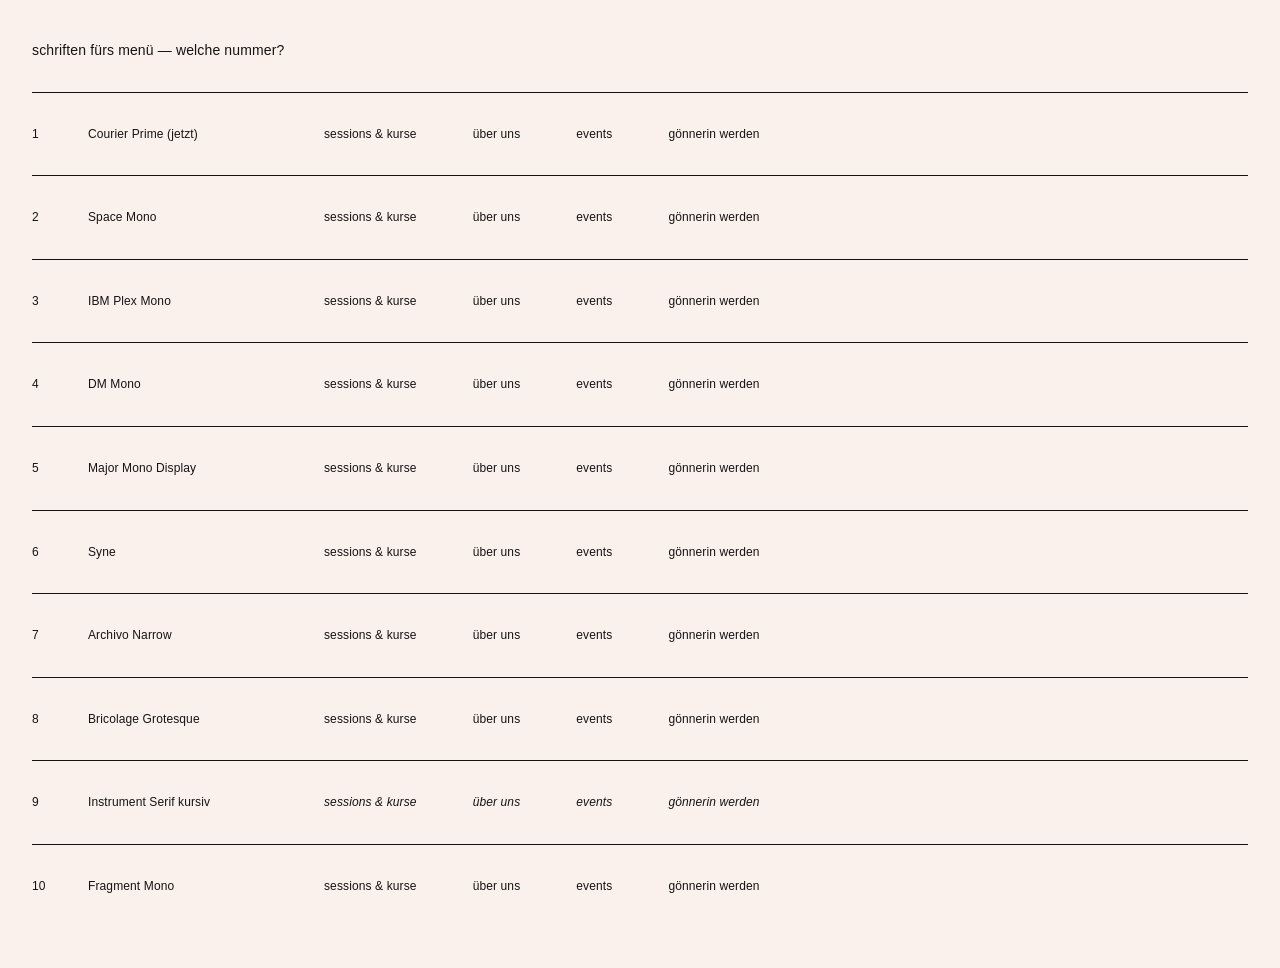
<file: schriften.html>
<!doctype html>
<html lang="de"><head><meta charset="utf-8"><meta name="viewport" content="width=device-width, initial-scale=1, viewport-fit=cover">
<title>Schriften Menü – Queenpin Velvet</title><meta name="robots" content="noindex">
<link href="https://fonts.googleapis.com/css2?family=Courier+Prime:wght@700&amp;family=Space+Mono:wght@700&amp;family=IBM+Plex+Mono:wght@500&amp;family=DM+Mono:wght@500&amp;family=Major+Mono+Display&amp;family=Syne:wght@700&amp;family=Archivo+Narrow:wght@600&amp;family=Bricolage+Grotesque:wght@600&amp;family=Instrument+Serif:ital@1&amp;family=Fragment+Mono&amp;family=Space+Mono&amp;display=swap" rel="stylesheet">
<link rel="icon" type="image/svg+xml" href="assets/queenpin-logo-schwarz.svg">
<link rel="stylesheet" href="style.css?v=1310b">
<style>
body{padding:40px 32px} h1{font:400 14px 'Space Mono',monospace;letter-spacing:.14em;text-transform:lowercase;margin:0 0 30px}
.row{display:grid;grid-template-columns:40px 220px 1fr;align-items:center;gap:16px;border-top:1px solid #141414;padding:22px 0}
.nr,.name{font:400 12px 'Space Mono',monospace}
.labels{display:flex;flex-wrap:wrap;gap:12px 56px;font-size:13px} .labels a{text-decoration:none}
@media(max-width:700px){.row{grid-template-columns:30px 1fr}.labels{grid-column:1/-1}}
</style><script src="schrift.js?v=2300"></script>
</head><body>
<h1>schriften fürs menü — welche nummer?</h1>
<section class="row"><span class="nr">1</span><span class="name">Courier Prime (jetzt)</span>
<div class="labels" style="font-family:'Courier Prime',monospace;font-weight:700;text-transform:uppercase;letter-spacing:0.04em;font-style:normal"><a href="#">Sessions &amp; Kurse</a><a href="#">Über uns</a><a href="#">Events</a><a href="#">Gönnerin werden</a></div></section>
<section class="row"><span class="nr">2</span><span class="name">Space Mono</span>
<div class="labels" style="font-family:'Space Mono',monospace;font-weight:700;text-transform:uppercase;letter-spacing:0.04em;font-style:normal"><a href="#">Sessions &amp; Kurse</a><a href="#">Über uns</a><a href="#">Events</a><a href="#">Gönnerin werden</a></div></section>
<section class="row"><span class="nr">3</span><span class="name">IBM Plex Mono</span>
<div class="labels" style="font-family:'IBM Plex Mono',monospace;font-weight:500;text-transform:uppercase;letter-spacing:0.06em;font-style:normal"><a href="#">Sessions &amp; Kurse</a><a href="#">Über uns</a><a href="#">Events</a><a href="#">Gönnerin werden</a></div></section>
<section class="row"><span class="nr">4</span><span class="name">DM Mono</span>
<div class="labels" style="font-family:'DM Mono',monospace;font-weight:500;text-transform:uppercase;letter-spacing:0.06em;font-style:normal"><a href="#">Sessions &amp; Kurse</a><a href="#">Über uns</a><a href="#">Events</a><a href="#">Gönnerin werden</a></div></section>
<section class="row"><span class="nr">5</span><span class="name">Major Mono Display</span>
<div class="labels" style="font-family:'Major Mono Display',monospace;font-weight:400;text-transform:lowercase;letter-spacing:0.04em;font-style:normal"><a href="#">Sessions &amp; Kurse</a><a href="#">Über uns</a><a href="#">Events</a><a href="#">Gönnerin werden</a></div></section>
<section class="row"><span class="nr">6</span><span class="name">Syne</span>
<div class="labels" style="font-family:'Syne',monospace;font-weight:700;text-transform:uppercase;letter-spacing:0.06em;font-style:normal"><a href="#">Sessions &amp; Kurse</a><a href="#">Über uns</a><a href="#">Events</a><a href="#">Gönnerin werden</a></div></section>
<section class="row"><span class="nr">7</span><span class="name">Archivo Narrow</span>
<div class="labels" style="font-family:'Archivo Narrow',monospace;font-weight:600;text-transform:uppercase;letter-spacing:0.06em;font-style:normal"><a href="#">Sessions &amp; Kurse</a><a href="#">Über uns</a><a href="#">Events</a><a href="#">Gönnerin werden</a></div></section>
<section class="row"><span class="nr">8</span><span class="name">Bricolage Grotesque</span>
<div class="labels" style="font-family:'Bricolage Grotesque',monospace;font-weight:600;text-transform:lowercase;letter-spacing:0em;font-style:normal"><a href="#">Sessions &amp; Kurse</a><a href="#">Über uns</a><a href="#">Events</a><a href="#">Gönnerin werden</a></div></section>
<section class="row"><span class="nr">9</span><span class="name">Instrument Serif kursiv</span>
<div class="labels" style="font-family:'Instrument Serif',monospace;font-weight:400;text-transform:none;letter-spacing:0.01em;font-style:italic"><a href="#">Sessions &amp; Kurse</a><a href="#">Über uns</a><a href="#">Events</a><a href="#">Gönnerin werden</a></div></section>
<section class="row"><span class="nr">10</span><span class="name">Fragment Mono</span>
<div class="labels" style="font-family:'Fragment Mono',monospace;font-weight:400;text-transform:lowercase;letter-spacing:0.04em;font-style:normal"><a href="#">Sessions &amp; Kurse</a><a href="#">Über uns</a><a href="#">Events</a><a href="#">Gönnerin werden</a></div></section>
</body></html>
</file>
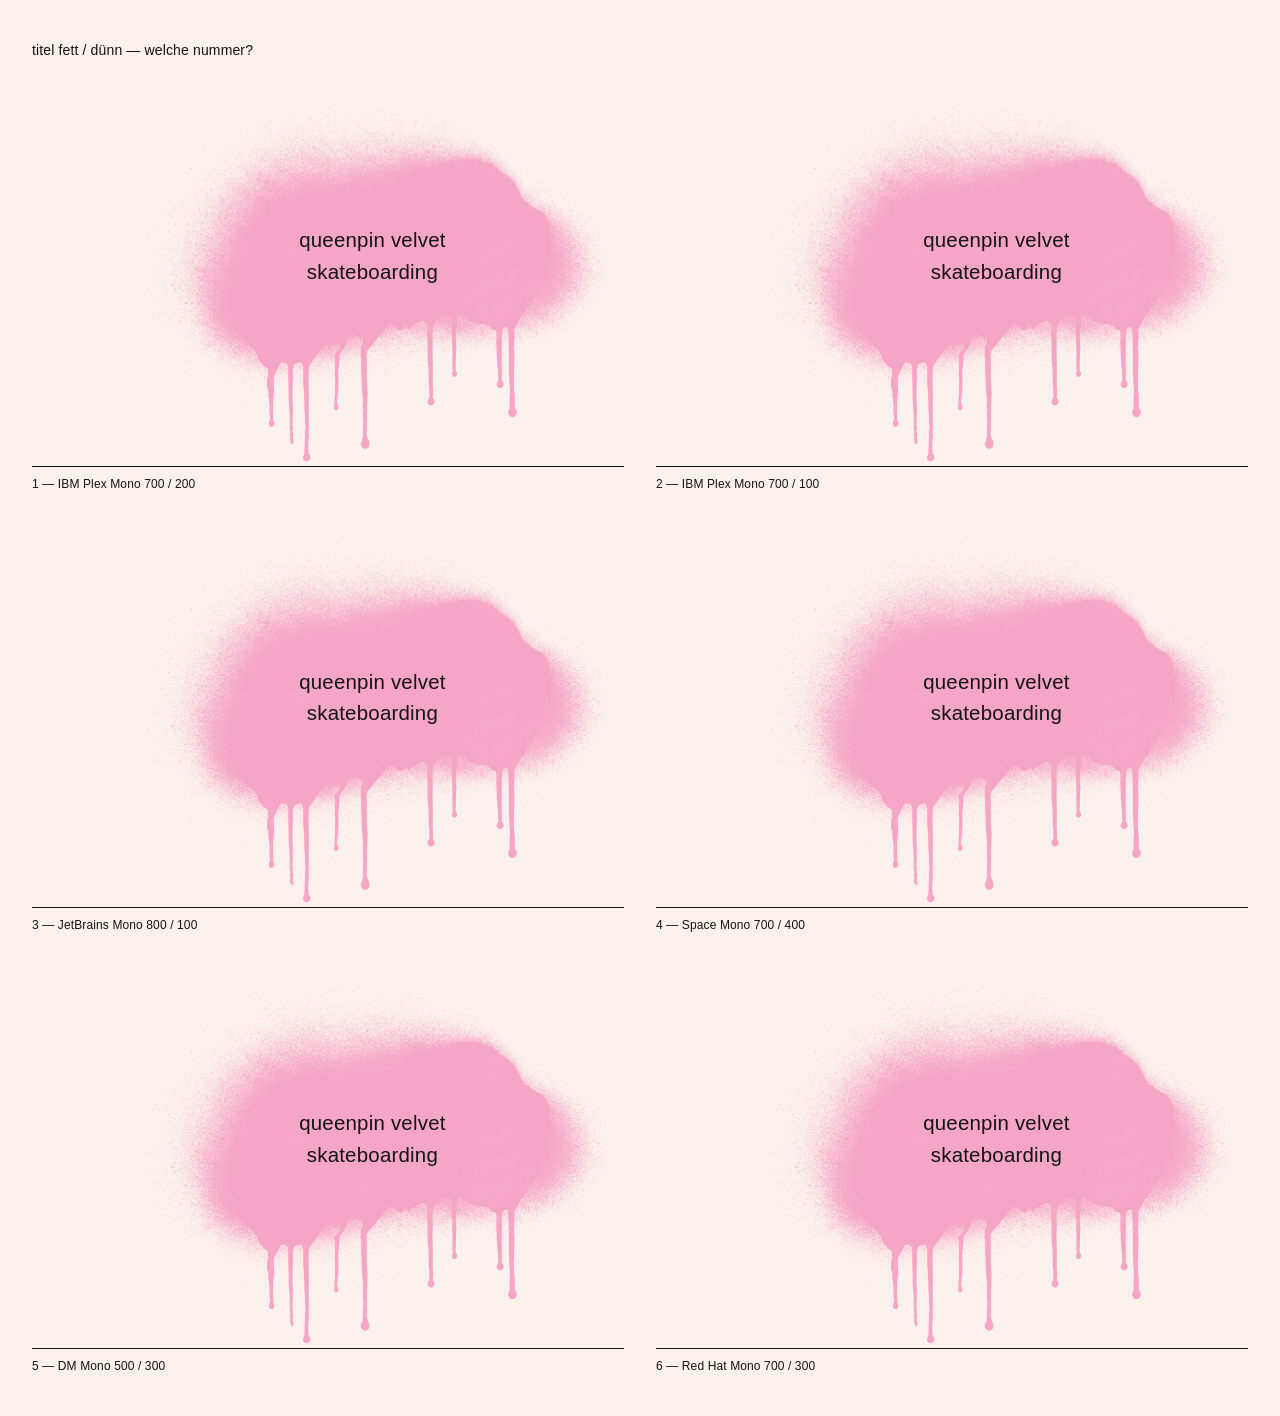
<file: titel.html>
<!doctype html>
<html lang="de"><head><meta charset="utf-8"><meta name="viewport" content="width=device-width, initial-scale=1, viewport-fit=cover">
<title>Schriften Titel – Queenpin Velvet</title><meta name="robots" content="noindex">
<link href="https://fonts.googleapis.com/css2?family=IBM+Plex+Mono:wght@200;700&amp;family=IBM+Plex+Mono:wght@100;700&amp;family=JetBrains+Mono:wght@100;800&amp;family=Space+Mono:wght@400;700&amp;family=DM+Mono:wght@300;500&amp;family=Red+Hat+Mono:wght@300;700&amp;display=swap" rel="stylesheet">
<link rel="icon" type="image/svg+xml" href="assets/queenpin-logo-schwarz.svg">
<link rel="stylesheet" href="style.css?v=1310b">
<style>
body{padding:40px 32px} h1{font:400 14px 'Fragment Mono',monospace;letter-spacing:.12em;margin:0 0 30px}
.grid{display:grid;grid-template-columns:repeat(auto-fill,minmax(420px,1fr));gap:40px 32px}
figure{margin:0} .b{position:relative} .b img{width:100%;display:block}
.b p{position:absolute;left:15%;right:0;top:44%;transform:translateY(-50%);margin:0;text-align:center;text-transform:lowercase;line-height:1.4;font-size:clamp(13px,1.6vw,22px)}
figcaption{font:400 12px 'Fragment Mono',monospace;border-top:1px solid #141414;padding-top:8px}
</style>
<link href="https://fonts.googleapis.com/css2?family=Fragment+Mono&amp;display=swap" rel="stylesheet">
<script src="schrift.js?v=2300"></script>
</head><body>
<h1>titel fett / dünn — welche nummer?</h1>
<div class="grid">
<figure><div class="b"><img src="assets/farbtupfer.png" alt=""><p style="font-family:'IBM Plex Mono',monospace;letter-spacing:0.1em"><b style="font-weight:700">queenpin velvet</b><br><span style="font-weight:200">skateboarding</span></p></div><figcaption>1 — IBM Plex Mono 700 / 200</figcaption></figure>
<figure><div class="b"><img src="assets/farbtupfer.png" alt=""><p style="font-family:'IBM Plex Mono',monospace;letter-spacing:0.1em"><b style="font-weight:700">queenpin velvet</b><br><span style="font-weight:100">skateboarding</span></p></div><figcaption>2 — IBM Plex Mono 700 / 100</figcaption></figure>
<figure><div class="b"><img src="assets/farbtupfer.png" alt=""><p style="font-family:'JetBrains Mono',monospace;letter-spacing:0.08em"><b style="font-weight:800">queenpin velvet</b><br><span style="font-weight:100">skateboarding</span></p></div><figcaption>3 — JetBrains Mono 800 / 100</figcaption></figure>
<figure><div class="b"><img src="assets/farbtupfer.png" alt=""><p style="font-family:'Space Mono',monospace;letter-spacing:0.12em"><b style="font-weight:700">queenpin velvet</b><br><span style="font-weight:400">skateboarding</span></p></div><figcaption>4 — Space Mono 700 / 400</figcaption></figure>
<figure><div class="b"><img src="assets/farbtupfer.png" alt=""><p style="font-family:'DM Mono',monospace;letter-spacing:0.1em"><b style="font-weight:500">queenpin velvet</b><br><span style="font-weight:300">skateboarding</span></p></div><figcaption>5 — DM Mono 500 / 300</figcaption></figure>
<figure><div class="b"><img src="assets/farbtupfer.png" alt=""><p style="font-family:'Red Hat Mono',monospace;letter-spacing:0.1em"><b style="font-weight:700">queenpin velvet</b><br><span style="font-weight:300">skateboarding</span></p></div><figcaption>6 — Red Hat Mono 700 / 300</figcaption></figure>
</div></body></html>
</file>
<file: style.css>
*{box-sizing:border-box}
body{margin:0;background:#F3EDE6;color:#141414;font-family:'Courier Prime',monospace;font-size:15px;line-height:1.5}
a{color:inherit}a:hover{opacity:.7}
.corner{position:absolute;font-family:'Fragment Mono',monospace;font-weight:400;font-size:13px;letter-spacing:.04em;text-transform:lowercase;text-decoration:none;padding:10px 0;z-index:2}
.tl{left:32px;top:24px}.tr{right:32px;top:24px}.bl{left:32px;bottom:24px}.br{right:32px;bottom:24px}
.tc{left:50%;top:24px;transform:translateX(-50%)}
.lang{position:absolute;left:50%;transform:translateX(-50%);bottom:30px;display:flex;gap:5px;font-size:9px;letter-spacing:.1em;line-height:1;z-index:2}
.lang a{padding:4px 1px;text-decoration:none}.lang a[aria-current]{text-decoration:underline}
.blob{position:absolute;left:50%;top:50%;transform:translate(-57.5%,-44%)}
.blob img{width:100%;height:auto;display:block}
.blob h1{position:absolute;left:15%;right:0;top:44%;transform:translateY(-50%);margin:0;text-align:center;font-family:'Space Mono',monospace;font-weight:400;letter-spacing:.14em;text-transform:lowercase;line-height:1.4}
.home{position:relative;min-height:100vh;overflow:hidden}
.home .blob{width:min(130vw,2070px)}
.home .blob h1{font-size:clamp(11px,1.35vw,19px)}
.page{position:relative;overflow:hidden;min-height:100vh}
.page-head{position:relative;height:640px}
.page-head .blob{top:52%;width:min(120vw,1300px)}
.page-head .blob h1{font-size:clamp(14px,1.7vw,24px)}
.wrap{max-width:1100px;margin:0 auto;padding:0 32px 200px}
.index{border-top:1px solid #141414}
.index a{display:flex;align-items:flex-start;gap:8px;text-decoration:none;border-bottom:1px solid #141414;padding:22px 0 14px}
.index span:first-child{font-family:'Space Mono',monospace;font-size:clamp(40px,6vw,84px);letter-spacing:.1em;text-transform:lowercase;line-height:1}
.index span:last-child{font-size:12px;padding-top:6px}
section{padding-top:120px}
.sec-head{display:flex;justify-content:space-between;align-items:baseline;flex-wrap:wrap;gap:12px;border-bottom:1px solid #141414;padding-bottom:12px}
.sec-head h2{margin:0;font-family:'Space Mono',monospace;font-weight:400;font-size:clamp(28px,3.4vw,44px);letter-spacing:.14em;text-transform:lowercase;line-height:1.1}
.lbl{margin:0;font-size:12px;text-transform:uppercase;letter-spacing:.08em}
article{border-bottom:1px solid #141414;padding:22px 0}
h3{margin:8px 0 4px;font-family:'Space Mono',monospace;font-weight:400;font-size:clamp(20px,2.2vw,28px);letter-spacing:.1em;text-transform:lowercase;line-height:1.3}
article p{margin:0}
.kurs{display:flex;flex-wrap:wrap;gap:28px 48px;padding:26px 0 30px}
.kurs>div{flex:999 1 420px;min-width:0}
.kurs h3{margin:0 0 18px}
dl{margin:0;display:grid;grid-template-columns:10rem 1fr;gap:8px 16px}
dt{font-size:12px;text-transform:uppercase;letter-spacing:.08em;padding-top:2px}dd{margin:0}
form{flex:1 1 260px;display:flex;flex-direction:column;gap:16px}
label{display:flex;flex-direction:column;gap:4px;font-size:12px;text-transform:uppercase;letter-spacing:.08em}
select{background:transparent;border:0;border-bottom:1px solid #141414;padding:10px 0;font:15px 'Courier Prime',monospace;color:inherit;border-radius:0}
.btn{align-self:flex-start;text-decoration:none;border:1px solid #141414;border-radius:999px;padding:9px 20px;font-family:'Space Mono',monospace;font-size:12px;letter-spacing:.12em;text-transform:lowercase}
.row{display:flex;justify-content:space-between;align-items:baseline;flex-wrap:wrap;gap:12px}
.row h3{margin:0}.row a{text-decoration:none;font-family:'Space Mono',monospace;font-size:12px;letter-spacing:.12em;text-transform:lowercase;padding:10px 0}
@media (max-width:600px){dl{grid-template-columns:1fr}.corner{font-size:11px}.tl,.bl{left:16px}.tr,.br{right:16px}.tc{top:56px}}
.soon{position:absolute;inset:0;display:flex;flex-direction:column;align-items:center;justify-content:center;gap:6px;text-align:center;font-family:'Space Mono',monospace;letter-spacing:.14em;text-transform:lowercase}
.soon p{text-transform:none;margin:0;font-size:clamp(14px,1.8vw,22px)}
.soon a{margin-top:40px;font-size:12px;text-decoration:none}
html,body{cursor:url(assets/cursor-schwarz.png) 7 18,auto}
a,select,button,label{cursor:url(assets/cursor-pink.png) 7 18,pointer}
.home .blob h1{font-family:'Fragment Mono',monospace;letter-spacing:.12em}
.home .blob h1 b{font-weight:400}
.home .blob h1 span{font-weight:400}
.hero-video{position:absolute;inset:0;width:100%;height:100%;object-fit:cover;object-position:50% 43%}
.hero-title{position:absolute;left:50%;top:43%;transform:translate(-50%,-50%);margin:0;text-align:center;font-family:'Fragment Mono',monospace;font-weight:400;font-size:clamp(11px,1.35vw,19px);letter-spacing:.12em;text-transform:lowercase;line-height:1.4;opacity:1;z-index:1;white-space:nowrap}
.hero-title b,.hero-title span{font-weight:400}
.hero-title.show{opacity:1}
.home{background:#FBF1EC}
/* Forma DJR Mono (Adobe Fonts, Kit qkn7udf) – feinster Schnitt im Kit: 200 */
.corner,.lang,.soon,.hero-title,.hero-title b,.hero-title span{font-family:'forma-djr-mono','IBM Plex Mono',monospace;font-weight:200}
.choice{position:absolute;left:0;right:0;top:44%;display:flex;justify-content:center;flex-wrap:wrap;gap:6vh 16vw;font-family:'forma-djr-mono','IBM Plex Mono',monospace;font-weight:200;font-size:clamp(12px,1.1vw,16px);letter-spacing:.1em;text-transform:lowercase}
.choice a{text-decoration:none;padding:10px}
.session{min-height:100vh;box-sizing:border-box;padding:20vh 24px 24vh;display:flex;flex-direction:column;align-items:center;gap:24vh;text-align:center;font-family:'forma-djr-mono','IBM Plex Mono',monospace;font-weight:200;font-size:clamp(10px,.82vw,12px);letter-spacing:.1em;line-height:1.7}
.session p,.session h1{margin:0}
.s-title{font-weight:200;font-size:inherit;text-transform:lowercase}
.s-next{display:flex;flex-direction:column;align-items:center}
.s-media{width:min(80vw,900px);aspect-ratio:16/9;display:flex;align-items:center;justify-content:center;margin:4vh 0}
.s-media video{width:100%;height:100%;object-fit:cover}
.s-dot{width:8px;height:8px;border-radius:50%;background:#F6C5C4}
.s-welcome{text-transform:lowercase}
.session ~ nav .corner, .session ~ nav .lang{position:fixed}
.s-special{margin-top:1.2em!important}
.s-special::before{content:'';display:inline-block;width:6px;height:6px;border-radius:50%;background:#F6C5C4;margin-right:.7em;vertical-align:middle}
.session{line-height:1.45}
.s-line{width:min(240px,50vw);border:0;border-top:1px solid rgba(20,20,20,.18);margin:.9em 0 1em}
.s-addr{font-size:.82em;line-height:1.35}
.s-title{font-size:clamp(11px,.9vw,13px)}
.s-next,.s-welcome{font-size:clamp(10px,.75vw,11px)}
.s-addr{font-size:.85em}
.s-mark{position:relative;display:flex;justify-content:center;align-items:center;margin:.9em 0 1em}
.s-mark .s-line{margin:0}
.s-mark .s-dot{position:absolute;left:50%;top:50%;width:6px;height:6px;margin:-3px 0 0 -3px;border-radius:50%;background:#F6C5C4}
.s-title{font-size:clamp(10px,.78vw,11px)}
.s-next,.s-welcome{font-size:clamp(9px,.62vw,10px)}
.s-mark{height:3.2em;margin:0}
.s-mark{position:relative;z-index:0}
.s-video{position:absolute;left:50%;top:50%;width:min(100vw,1500px);aspect-ratio:16/9;transform:translate(-50%,-47%);object-fit:cover;mix-blend-mode:multiply;pointer-events:none;z-index:-1}
.s-dot{transition:opacity .3s}
.session{position:relative;isolation:isolate}
.session .s-title,.session .s-next p,.session .s-welcome{position:relative;z-index:2}
.s-video{-webkit-mask-image:radial-gradient(ellipse 50% 50% at 50% 47%,#000 55%,transparent 100%);mask-image:radial-gradient(ellipse 50% 50% at 50% 47%,#000 55%,transparent 100%)}
.corner:hover,.choice a:hover,.corner[aria-current]{font-weight:400;opacity:1}
.corner,.choice a{transition:font-weight .15s}
.session .s-title{margin-bottom:-6vh}
.s-btn{display:inline-block;text-decoration:none;padding:4px 6px;letter-spacing:.12em;position:relative;z-index:2;transition:color .15s}
.s-btn:hover{color:#F6C5C4;opacity:1}
.s-signup{display:flex;gap:10px;justify-content:center;flex-wrap:wrap;margin-top:.6em!important}
/* Grossschreibung behalten (Kurs-Namen) */
.keep{text-transform:none!important}
.k-dot{display:block;width:6px;height:6px;border-radius:50%;background:#F6C5C4;margin:5em auto}
/* Kurs-Auswahl als Tabelle mit unsichtbaren Linien */
.session .pick{display:flex;flex-direction:column;align-items:center;gap:0;flex:none}
.t-cap{margin-top:1.6em!important;opacity:.55}
.t{display:grid;justify-content:center;margin-top:.4em}
.t label{display:grid;gap:0;font-size:inherit;text-transform:none;letter-spacing:inherit;grid-template-columns:subgrid;grid-column:1/-1;column-gap:2.2em;text-align:left;position:relative;padding:.12em 0;cursor:url(assets/cursor-pink.png) 7 18,pointer;transition:color .15s}
.t label:hover{color:#F6C5C4}
.t input{position:absolute;opacity:0;width:1px;height:1px}
.t label:has(input:checked){font-weight:400}
.t label:has(input:checked)::before{content:'';position:absolute;left:-1.4em;top:50%;width:6px;height:6px;margin-top:-3px;border-radius:50%;background:#F6C5C4}
.t label:has(input:focus-visible){outline:1px dotted currentColor;outline-offset:3px}
.t2{grid-template-columns:auto auto}.t3{grid-template-columns:auto auto auto}.t1{grid-template-columns:auto}
/* Titel + Untertitel als ein Block */
.session .s-head{display:flex;flex-direction:column;align-items:center;gap:1.4em;margin-bottom:-6vh;position:relative;z-index:2}
.session .s-head .s-title{margin-bottom:0}
.s-sub{font-size:clamp(9px,.62vw,10px)}
.session .k-title{margin:0 0 1.4em}
/* Dropdown ohne Rahmen */
.dd{appearance:none;width:min(36em,94vw);-webkit-appearance:none;border:0;background:transparent url("data:image/svg+xml,%3Csvg xmlns='http://www.w3.org/2000/svg' width='8' height='5'%3E%3Cpath d='M.5.5 4 4 7.5.5' fill='none' stroke='%23141414' stroke-width='.7'/%3E%3C/svg%3E") no-repeat right center;font:inherit;letter-spacing:inherit;color:inherit;text-align:center;text-align-last:center;padding:.35em 1.6em .35em .6em;margin:.15em 0;opacity:.55;cursor:url(assets/cursor-pink.png) 7 18,pointer;transition:color .15s,opacity .15s}
.dd:hover{color:#F6C5C4;opacity:1}
.dd.gewaehlt{opacity:1;font-weight:400}
.dd:focus-visible{outline:1px dotted currentColor;outline-offset:2px}
.dd option{font-family:inherit;color:#141414}
.k-preis{margin-top:1em!important;font-weight:400}
.dd:disabled{opacity:.3;cursor:default}
.k-info{opacity:.7}
.k-klein{margin-top:1.4em!important;font-size:.85em;opacity:.55;line-height:1.5}
.k-plan{display:grid;grid-template-columns:auto auto;column-gap:2em;text-align:left;justify-content:center}.k-plan + .k-klein{margin-top:.8em!important}
/* Kursnamen fett, Tage klein kursiv */
.session .k-name{font-weight:400;font-size:inherit;margin:0;position:relative;z-index:2}
.session .k-title.k-name{margin-bottom:.5em}
.k-tage{font-style:italic;font-size:.85em}
/* Ferienkurse nebeneinander, Punkt + Satz senkrecht in der Mitte */
.session .k-cols{display:grid;grid-template-columns:1fr auto 1fr;column-gap:4vw;align-items:start;width:min(1200px,100%)}
.k-cols .pick{min-width:0}
.k-cols .dd{width:min(30em,100%)}
.k-mitte{display:flex;flex-direction:column;align-items:center;gap:2.4em;padding-top:.3em}
.k-mitte .k-dot{margin:0}
.k-vertikal{writing-mode:vertical-rl;text-transform:lowercase;letter-spacing:.3em;opacity:.8}
@media (max-width:900px){.session .k-cols{grid-template-columns:1fr;row-gap:5em}.k-vertikal{writing-mode:horizontal-tb;letter-spacing:.1em}}
.session h2.k-name{margin-bottom:.5em}
.k-board{margin-top:.8em}
.s-signup + .k-klein{margin-top:2.4em!important}
.k-cols .dd{width:min(46em,100%)}
.k-preis{white-space:pre-line}
/* Sprouts to Aster: kompakter */
.session.s-kompakt{gap:13vh}
.s-kompakt .s-mark{height:2.5em}
/* Video wirklich mit dem Papier multiplizieren (kein heller Rand) */
.session .s-mark{z-index:auto}
.session{background:#FBF1EC}
.session.s-kompakt{padding-top:14vh}
/* Ferienkurse: Punkte-Video im Hintergrund + hüpfender Punkt */
.k-bg{position:absolute;left:0;top:0;width:100%;aspect-ratio:16/9;z-index:0;pointer-events:none}
.k-bg-video{width:100%;height:100%;display:block;mix-blend-mode:multiply}
.k-hop{position:absolute;width:.75vw;height:.75vw;min-width:6px;min-height:6px;border-radius:50%;background:#F6C5C4;transform:translate(-50%,-50%);transition:opacity .4s;mix-blend-mode:multiply}
.session > .s-next{position:relative;z-index:2}
.k-bg{z-index:auto;opacity:.75}
.k-hop{width:1.25vw;height:1.25vw}
.k-bg{opacity:1}
.k-bg-video{opacity:.75}
/* Kurse: alle drei nebeneinander */
.session .k-cols3{grid-template-columns:1fr auto 1fr auto 1fr;column-gap:2.6vw;width:min(1500px,100%)}
.k-spalte{display:flex;flex-direction:column;align-items:center;min-width:0}
.k-cols3 .dd{letter-spacing:.03em}
@media (max-width:1100px){.session .k-cols3{grid-template-columns:1fr;row-gap:5em}.k-cols3 .k-vertikal{writing-mode:horizontal-tb;letter-spacing:.1em}}
.session .k-name{margin-bottom:.5em}
.session .k-cols3{grid-template-columns:repeat(3,1fr);column-gap:5vw}
.k-motto{position:fixed;left:50%;top:62px;transform:translateX(-50%);margin:0;font-family:'forma-djr-mono','IBM Plex Mono',monospace;font-weight:200;font-size:9px;letter-spacing:.1em;text-transform:lowercase;white-space:nowrap;z-index:2}
@media (max-width:600px){.k-motto{top:84px}}
.k-motto{text-transform:none}
.k-label{font-size:.85em}
/* Kurse: gleiche Infos auf gleicher Höhe (Zeilen über alle Spalten) */
.session .k-cols3{grid-template-rows:repeat(6,auto);row-gap:2.2em;align-items:start}
.session form.k-spalte{display:grid;grid-row:span 6;grid-template-rows:subgrid;justify-items:center;align-items:start;gap:inherit}
.k-zeile{display:flex;flex-direction:column;align-items:center;width:100%}
.k-zeile:empty{display:block}
.k-zeile.k-klein{opacity:1;font-size:inherit;margin:0!important}
@media (max-width:1100px){.session .k-cols3{grid-template-rows:none;row-gap:6em}.session form.k-spalte{display:flex;flex-direction:column;gap:1.8em;grid-row:auto}.k-zeile:empty{display:none}}
/* Sessions im Stil der Kurse */
.s-session .k-einzel{display:flex;flex-direction:column;align-items:center}
.s-session .k-name{margin-bottom:.5em}
.s-session .s-mark{height:4.5em}
.session.s-session > .s-next{z-index:auto}
/* Sessions: Fleck im unteren Drittel */
.s-session .s-sonne{position:absolute;left:0;right:0;top:68vh;height:0;margin:0;z-index:auto}
@media (max-width:600px){.s-session .s-sonne{top:72vh}}
/* Motto unten mittig, grösser */
.k-motto{top:auto;bottom:64px;font-size:13px;letter-spacing:.06em}
@media (max-width:600px){.k-motto{top:auto;bottom:56px;font-size:11px}}
/* 7 Zeilen: Zeitplan und Teilnehmende getrennt, damit alles auf einer Linie steht */
.session .k-cols3{grid-template-rows:repeat(7,auto)}
.session form.k-spalte{grid-row:span 7}
.k-zeile .k-klein{margin:0!important}
.k-zeile .k-plan + .k-klein{margin:0!important}
@media (max-width:1100px){.session form.k-spalte{grid-row:auto}}
.dd{padding-left:1.6em;padding-right:1.6em}
.k-info{font-size:.85em;opacity:.7;margin:.1em 0 .3em!important}
/* Sessions: aktuelle Session im Farbtupfer */
.s-info{position:absolute;left:50%;top:0;transform:translate(-50%,-50%);display:flex;flex-direction:column;align-items:center;text-align:center;white-space:nowrap;z-index:2}
.s-info p{margin:0;position:relative;z-index:2}
.s-info [data-f="ort"]{margin-top:0}
.s-session .s-sonne .s-dot{top:0}
.s-info{font-size:clamp(9px,.62vw,10px);letter-spacing:.1em;line-height:1.45}
.s-info .s-addr{font-size:.85em}
.s-info-titel{font-weight:400}
/* Sessions: Tropfen landet, dann erscheinen Datum / Session / Ort darauf */
.s-session .s-video{transform:translate(-50%,-42%)}
.s-session .s-dot{display:none}
.s-info{opacity:0;transition:opacity .8s ease}
.s-info.da{opacity:1}
.s-session .s-video{width:min(85vw,1100px)}
.s-session .s-sonne{top:62vh}
@media (max-width:600px){.s-session .s-video{width:160vw}.s-session .s-sonne{top:66vh}}
.s-info{opacity:1;transition:none}
/* Kurse: Tropfen landet auf der Auswahl */
.session.s-kurse > .s-next{z-index:auto}
.k-cols3 .k-zeile{position:relative}
.k-cols3 .k-zeile > *:not(.k-landen){position:relative;z-index:2}
.k-landen{position:absolute;left:50%;top:1.4em;width:0;height:0;z-index:0;pointer-events:none}
.k-landen video{position:absolute;left:0;top:0;width:min(62vw,820px);transform:translate(-50%,-42%);mix-blend-mode:multiply;display:block}
@media (max-width:1100px){.k-landen video{width:min(150vw,820px)}}
.k-landen{z-index:auto}
/* Handy/Tablet: Kurse untereinander (muss am Schluss stehen) */
@media (max-width:1100px){
  .session .k-cols3{grid-template-columns:1fr;grid-template-rows:none;row-gap:7em}
  .session form.k-spalte{display:flex;flex-direction:column;gap:1.8em;grid-row:auto}
  .k-zeile:empty{display:none}
  .k-landen video{width:min(170vw,820px)}
  .k-motto{position:static;transform:none;margin:4em auto 0!important;text-align:center}
}
@media (max-width:1100px){
  .session ~ nav .corner.bl,.session ~ nav .corner.br,.session ~ nav .lang{position:absolute}
  .session{padding-bottom:16vh}
}
@media (max-width:1100px){.k-motto{position:absolute!important;left:50%;transform:translateX(-50%)!important;top:auto;bottom:62px;margin:0!important}}
/* Lesbarkeit: grössere Schrift, Dropdowns auf Rosa */
.session .s-next,.s-info{font-size:clamp(11px,.82vw,12.5px)}
.dd{background-color:#F6C5C4;border-radius:999px;opacity:1;color:#141414;padding-top:.55em;padding-bottom:.55em;margin:.3em 0}
.dd:hover{color:#141414;font-weight:400}
.dd:disabled{opacity:.45}
.dd.gewaehlt{font-weight:400}
.t-cap,.k-info,.k-klein{opacity:.75}
@media (max-width:1100px){
  .session .s-next,.s-info{font-size:13px}
  .session .s-next p,.s-info p,.dd,.s-btn{font-weight:300}
  .session .k-name,.s-info-titel,.dd.gewaehlt{font-weight:400}
  .dd{width:100%!important;font-size:13px}
  .corner{font-size:14px}
}
.k-cols .dd{width:min(25em,92%)}
@media (max-width:1100px){.k-cols .dd{width:92%!important}.session .s-next,.s-info{letter-spacing:.04em}}
@media (max-width:600px){.tc{top:24px}}
/* Handy: Zeilenumbrüche raus, Text fliesst und bricht ausgewogen */
.session .s-next p{text-wrap:balance}
@media (max-width:1100px){br.umbruch{display:none}.session .s-next p{max-width:32em}}
/* Grössere Tropfen */
.k-landen video{width:min(74vw,1000px)}
.s-session .s-video{width:min(100vw,1350px)}
@media (max-width:1100px){.k-landen video{width:min(230vw,1000px)}}
@media (max-width:600px){.s-session .s-video{width:220vw}}
/* Dropdown als Farbfleck (Textur wie die Tropfen) */
.dd{background-color:transparent;border-radius:0;
  background-image:url("data:image/svg+xml,%3Csvg xmlns='http://www.w3.org/2000/svg' width='8' height='5'%3E%3Cpath d='M.5.5 4 4 7.5.5' fill='none' stroke='%23141414' stroke-width='.8'/%3E%3C/svg%3E"),url(assets/dropdown-fleck.png);
  background-repeat:no-repeat,no-repeat;background-position:right calc(13% + 1.1em) center,center;background-size:auto,100% 100%;
  padding:1.05em calc(13% + 2.4em);margin:0}
.k-cols .dd{width:min(31em,100%)}
@media (max-width:1100px){.k-cols .dd{width:100%!important}}
.dd{background-position:right calc(7% + 1em) center,center;padding:.95em calc(7% + 2.2em)}
.k-cols .dd{width:min(36em,100%)}
@media (max-width:1100px){.session ~ nav .corner{position:absolute}}
/* Schrift: Light statt Hairline (lesbarer) */
.corner,.lang,.soon,.hero-title,.hero-title span,.choice,.session,.s-title,.k-motto,.session .s-next p,.s-info p,.dd,.s-btn,.t label,.k-tage,.k-label{font-weight:300}
.hero-title b,.session .k-name,.s-info .s-info-titel,.corner:hover,.corner[aria-current],.choice a:hover,.dd.gewaehlt,.dd:hover,.k-preis{font-weight:400}

/* Dropdown wird erst farbig, wenn der Tropfen gelandet ist */
.k-spalte .dd{background-size:auto,0% 0%;transition:background-size 1.1s cubic-bezier(.2,.7,.2,1),opacity .4s}
.k-spalte.gelandet .dd{background-size:auto,100% 100%}
/* Design-Ferienkurs: grösserer Tropfen */
.k-spalte[data-kurs^="Ferienkurs Design"] .k-landen video{width:min(96vw,1300px)}
@media (max-width:1100px){.k-spalte[data-kurs^="Ferienkurs Design"] .k-landen video{width:min(290vw,1300px)}}
.s-session .k-name{font-size:clamp(14px,1.8vw,22px);letter-spacing:.14em;margin-bottom:.4em}
/* Sessions: Titel näher am Menü, aktuelle Session in der Mitte, Fragen am Ende der Tropfen */
.s-session{--vb:min(85vw,1100px);padding-top:11vh}
.s-session .s-video{width:var(--vb)}
.s-session .s-sonne{top:48vh}
.s-fragen{position:absolute;left:50%;top:calc(var(--vb) * .5625 * .49);transform:translateX(-50%);text-align:center;white-space:nowrap;z-index:2;font-size:clamp(11px,.82vw,12.5px);letter-spacing:.1em}
.s-fragen p{margin:0;position:relative;z-index:2}
.s-fragen .s-signup{margin-top:.6em}
@media (max-width:600px){.s-session{--vb:220vw;padding-top:12vh}.s-session .s-sonne{top:50vh}.s-fragen{font-size:13px;letter-spacing:.04em}}
.s-session{padding-top:15vh}@media (max-width:600px){.s-session{padding-top:15vh}}
/* Startseite: zweites Video für den Übergang */
.hero-weiter{opacity:0;transition:opacity .45s ease;pointer-events:none}
.hero-weiter.an{opacity:1}
/* Ein Papierton für alle Seiten: Videos haben weisses Papier und werden auf den Hintergrund multipliziert */
body{background:#FBF1EC}
.home .hero-video{mix-blend-mode:multiply}
.hero-title a{color:inherit;text-decoration:none}.hero-title a:hover b,.hero-title a:hover span{font-weight:400}
/* Motto: auf Höhe der unteren Menüpunkte, als Link; Sprachen darüber */
.k-motto{position:fixed!important;top:auto!important;bottom:24px!important;left:50%;transform:translateX(-50%)!important;font-size:13px;color:inherit;text-decoration:none;margin:0!important}
.k-motto:hover,.k-motto[aria-current]{font-weight:400}
nav:has(.k-motto) .lang{bottom:52px}
@media (max-width:1100px){.session ~ nav .k-motto{position:absolute!important}}
@media (max-width:600px){.k-motto{font-size:11px;bottom:48px!important}nav:has(.k-motto) .lang{bottom:74px}}
/* But bloom! */
.bloom-video{mix-blend-mode:multiply}
.bloom-text{z-index:2;pointer-events:none}
.bloom-text p{text-shadow:0 0 18px #FBF1EC,0 0 8px #FBF1EC,0 0 3px #FBF1EC}
.bloom-text p:first-child{font-weight:400}
.bloom-klein{font-size:clamp(12px,1vw,14px)!important;margin-top:.6em!important}
.k-motto{padding:10px 0;letter-spacing:.04em}
nav:has(.k-motto) .lang{bottom:66px}
@media (max-width:600px){.k-motto{bottom:24px!important;padding:10px 0}nav:has(.k-motto) .lang{bottom:62px}}
@media (max-width:600px){.k-motto{bottom:58px!important}nav:has(.k-motto) .lang{bottom:30px}}
/* Test: Aquarell-Tropfen (Fleck ist im Video grösser, darum kleiner zeigen) */
.k-landen video[src*="aquarell"]{width:min(40vw,540px)}
.k-spalte[data-kurs^="Ferienkurs Design"] .k-landen video[src*="aquarell"]{width:min(52vw,700px)}
@media (max-width:1100px){.k-landen video[src*="aquarell"]{width:min(120vw,540px)}.k-spalte[data-kurs^="Ferienkurs Design"] .k-landen video[src*="aquarell"]{width:min(150vw,700px)}}
.k-landen video[src*="aquarell"]{-webkit-mask-image:radial-gradient(ellipse 50% 50% at 50% 50%,#000 70%,transparent 100%);mask-image:radial-gradient(ellipse 50% 50% at 50% 50%,#000 70%,transparent 100%)}
.k-spalte[data-kurs^="Ferienkurs Design"] .k-landen video[src*="aquarell"]{width:min(62vw,840px)}
@media (max-width:1100px){.k-spalte[data-kurs^="Ferienkurs Design"] .k-landen video[src*="aquarell"]{width:min(175vw,840px)}}
.k-spalte[data-kurs^="Ferienkurs Design"] .k-landen video[src*="aquarell"]{width:min(76vw,1040px)}
@media (max-width:1100px){.k-spalte[data-kurs^="Ferienkurs Design"] .k-landen video[src*="aquarell"]{width:min(210vw,1040px)}}
.bloom-text p{text-shadow:none!important;font-weight:400!important}
.s-kurse .k-name{font-size:clamp(14px,1.35vw,18px);letter-spacing:.12em;margin-bottom:.45em}@media (max-width:600px){.s-kurse .k-name{font-size:15px}}
#spruch{pointer-events:auto;cursor:url(assets/cursor-pink.png) 7 18,pointer}
.k-spalte[data-kurs^="Ferienkurs Design"] .k-landen video[src*="aquarell"]{width:min(92vw,1260px);filter:saturate(1.4)}
@media (max-width:1100px){.k-spalte[data-kurs^="Ferienkurs Design"] .k-landen video[src*="aquarell"]{width:min(250vw,1260px)}}
.soon .soon-link{margin:0;font-size:inherit;color:inherit;text-decoration:none}.soon .soon-link:hover{font-weight:400}
.k-landen video[src*="aquarell"]{filter:none!important}
.k-spalte[data-kurs^="Ferienkurs Design"] .k-landen{margin-top:4vh}
/* Levels bei Sprouts to Asters */
.k-level{margin:0;max-width:26em;font-size:.85em;opacity:.75;line-height:1.5;text-align:center}
.k-level dt{font-weight:400;margin-top:.9em}
.k-level dt:first-child{margin-top:0}
.k-level dd{margin:0;text-wrap:balance}
.k-level{display:block!important;grid-template-columns:none}
.k-level dt{text-transform:none;letter-spacing:.1em;opacity:1}
.k-level dd{max-width:none}
/* Kurse-Seite ist länger: unteres Menü am Seitenende statt fest */
.s-kurse ~ nav .corner.bl,.s-kurse ~ nav .corner.br,.s-kurse ~ nav .lang,.s-kurse ~ nav .k-motto{position:absolute!important}
/* Kategorie-Dropdown: Text bricht um und bleibt ganz sichtbar */
.dd-wrap{display:grid;width:min(36em,100%);margin:.15em auto}
.dd-wrap > *{grid-area:1/1}
.dd-wrap .dd{width:100%!important;color:transparent}
.dd-wrap .dd option{color:#141414}
.dd-anzeige{pointer-events:none;align-self:center;padding:.95em calc(7% + 2.2em);text-align:center;line-height:1.45;text-wrap:balance;z-index:1}
.dd-wrap.gewaehlt .dd-anzeige{font-weight:400}
.k-info{display:none!important}
@media (max-width:600px){.dd,.dd-anzeige{padding-left:1.4em;padding-right:2.2em}.dd{background-position:right 1em center,center}}
.session.s-kurse{padding-top:12vh}
.k-abo{margin-top:1.4em!important}
@media (max-width:600px){.session.s-kurse{padding-top:11vh}}
.k-zeile .k-klein.k-abo{margin-top:1.4em!important}
/* Kategorien als 4er-Tabelle unter den Kursen */
.k-levels{display:grid;grid-template-columns:repeat(4,1fr);column-gap:3vw;row-gap:2em;width:min(1300px,100%);margin-top:-12vh;position:relative;z-index:2;font-size:clamp(11px,.82vw,12.5px)}
.k-levels h3{margin:0 0 .6em;font-size:inherit;font-weight:400;letter-spacing:.1em}
.k-levels p{margin:0;opacity:.75;line-height:1.6;text-wrap:balance}
@media (max-width:1100px){.k-levels{grid-template-columns:1fr 1fr;margin-top:0}}
@media (max-width:600px){.k-levels{grid-template-columns:1fr;font-size:13px}}
.k-levels h3{text-transform:none}.k-levels{margin-top:-17vh}@media (max-width:1100px){.k-levels{margin-top:0}}
.session.s-kurse{gap:9vh;padding-bottom:20vh}.k-levels{margin-top:0}
.k-spalte[data-kurs^="Ferienkurs Design"] .k-landen{margin-top:9vh}
/* Kurse kompakter, damit das untere Menü sichtbar bleibt */
.session.s-kurse{gap:4vh;padding-bottom:13vh}
.session .k-cols3{row-gap:1.6em}
.k-levels p{line-height:1.45}
.session .k-cols3{grid-template-rows:repeat(6,auto)}
.session form.k-spalte{grid-row:span 6}
.session.s-kurse{padding-top:10vh;padding-bottom:11vh}
@media (max-width:1100px){.session form.k-spalte{grid-row:auto}}
.k-levels{align-content:start;align-items:start;height:auto;flex:none}
.k-levels{padding-top:0}
/* Startseite: Übergang zu den Sessions */
.hero-weiter{opacity:0;pointer-events:none}
.hero-weiter.an{opacity:1}
body.uebergang .hero-title{transition:opacity .4s;opacity:0!important}
body.weg main{transition:opacity .35s;opacity:0}
.s-session{animation:qp-ein .5s ease}
@keyframes qp-ein{from{opacity:0}to{opacity:1}}
body.uebergang .hero-video:not(.hero-weiter){visibility:hidden}
/* Sessions: Hintergrund-Video in gleicher Grösse wie die Startseite */
.s-bg{position:fixed;inset:0;width:100%;height:100%;object-fit:cover;object-position:50% 43%;mix-blend-mode:multiply;z-index:0;pointer-events:none;transition:opacity 1s ease}
.s-bg.aus{opacity:0}
.home > .s-session{position:relative}
.session.s-session{background:transparent}
.s-session .s-video{opacity:0;transition:opacity .6s}.s-session .s-video.los{opacity:1}
.session.s-session{isolation:auto}.s-session .s-sonne{z-index:auto}
.s-session .s-video{z-index:1}
.dd[data-bald]{opacity:1;cursor:default}
.dd-wrap:has(.dd[data-bald]) .dd-anzeige{font-style:italic}
.k-levels{margin-top:4vh}
.s-session .s-sonne{top:38vh}@media (max-width:600px){.s-session .s-sonne{top:42vh}}
.session.s-kurse{padding-bottom:110px}.s-kurse .k-levels{margin-top:auto}
.s-fragen .s-signup{display:flex;justify-content:center;gap:1.6em;flex-wrap:nowrap}
.s-fragen .s-btn{display:inline-block;margin:0}
@media (max-width:600px){.s-fragen{top:calc(var(--vb) * .5625 * .36)}}
/* Sessions: Fleck-Video wieder klein, an der Stelle des Tropfens */
.s-sonne .s-bg{position:absolute;inset:auto;left:50%;top:0;width:var(--vb);height:auto;aspect-ratio:16/9;object-fit:cover;transform:translate(-50%,-42%);z-index:1;
  -webkit-mask-image:radial-gradient(ellipse 50% 50% at 50% 45%,#000 60%,transparent 100%);mask-image:radial-gradient(ellipse 50% 50% at 50% 45%,#000 60%,transparent 100%)}
.s-naechste{font-size:.85em;opacity:.75;margin-bottom:.2em!important}
.soon p{text-wrap:balance;padding:0 1em}
.s-sonne .s-bg{-webkit-mask-image:radial-gradient(ellipse 50% 50% at 50% 54%,#000 38%,transparent 92%);mask-image:radial-gradient(ellipse 50% 50% at 50% 54%,#000 38%,transparent 92%)}
.s-session{--vb:min(96vw,1240px)}@media (max-width:600px){.s-session{--vb:250vw}}
.session.s-kurse{padding-top:calc(10vh + 45px)}@media (max-width:600px){.session.s-kurse{padding-top:calc(11vh + 43px)}}
/* Handy: Sprachen ganz unten, mittig unter dem Menü */
@media (max-width:600px){
  .lang,nav:has(.k-motto) .lang{bottom:6px!important;left:50%!important;right:auto!important;transform:translateX(-50%)!important;text-align:center}
  .corner.bl,.corner.br{bottom:30px}
  .k-motto{bottom:64px!important}
}
@media (max-width:1100px){.session .k-cols3{row-gap:11em}}
.k-spalte:has([data-bald]) select[name=termin]{display:none}
.k-levels-titel{grid-column:1/-1;margin:0;font-size:inherit;font-weight:400;letter-spacing:.1em;text-transform:none;text-align:center}
.k-levels{row-gap:1.1em}
.session.s-kurse{padding-bottom:100px}
/* Handy/Tablet: Menü oben und unten immer sichtbar, auf Papier-Streifen */
@media (max-width:1100px){
  body::before,body::after{content:'';position:fixed;left:0;right:0;background:#FBF1EC;z-index:20;pointer-events:none}
  body::before{top:0;height:68px}
  body::after{bottom:0;height:106px}
  .corner,.session ~ nav .corner,.s-kurse ~ nav .corner.bl,.s-kurse ~ nav .corner.br,
  .lang,.session ~ nav .lang,.s-kurse ~ nav .lang,
  .k-motto,.session ~ nav .k-motto,.s-kurse ~ nav .k-motto{position:fixed!important;z-index:21}
  .session{padding-bottom:140px!important}
}
@media (max-width:1100px){
  /* Streifen über den Bildschirmrand hinaus (iPhone: Statusleiste und Safari-Leiste) */
  body::before{top:-200px;height:268px}
  body::after{bottom:-200px;height:306px}
  .s-kurse .k-levels{margin-top:5em!important}
}
@media (max-width:1100px){.session .k-cols3{grid-template-rows:none!important}}
/* Streifen nur auf der Kurse-Seite (Text scrollt); Videos laufen sonst frei bis an den Rand */
@media (max-width:1100px){body:not(:has(.s-kurse))::before,body:not(:has(.s-kurse))::after{display:none}}
/* iPhone: Seite reicht unter Statusleiste und Safari-Leiste, Menü bleibt im sicheren Bereich */
@supports (padding:env(safe-area-inset-top)){
  .corner.tl,.corner.tc,.corner.tr{margin-top:env(safe-area-inset-top)}
  .corner.bl,.corner.br,.lang,.k-motto{margin-bottom:env(safe-area-inset-bottom)}
  .session{padding-top:calc(15vh + env(safe-area-inset-top))}
}
.home{min-height:100svh;min-height:100lvh}
/* Schrift-Test */
html.f-nitti body,html.f-nitti body *:not(video){font-family:'nitti-grotesk','IBM Plex Sans',sans-serif!important;letter-spacing:.02em!important}
html.f-monte .k-name,html.f-monte .hero-title b,html.f-monte .hero-title span,html.f-monte .s-info-titel,html.f-monte .k-levels-titel,html.f-monte .soon p:first-child,html.f-monte #spruch{font-family:'monte-stella',sans-serif!important;font-weight:400!important;letter-spacing:.01em!important;text-transform:none}
html.f-basic body,html.f-basic body *:not(video){font-family:'basic-gothic','basic-gothic-pro','IBM Plex Sans',sans-serif!important;letter-spacing:.02em!important}
.session .k-name,.k-levels-titel{text-transform:uppercase!important;letter-spacing:.14em}
/* Schrift-Test «mix»: Titel Forma DJR Mono, Beschriebe kursiv, Infos + Menü Grotesk */
html.f-mix body,html.f-mix body *:not(video){font-family:'ff-tisa-sans-web-pro','ff-tisa-sans-pro','tisa-sans','Helvetica Neue',Helvetica,Arial,sans-serif!important;font-weight:300;letter-spacing:.02em!important}
html.f-mix .k-name,html.f-mix .k-levels-titel,html.f-mix .k-levels h3,html.f-mix .hero-title,html.f-mix .hero-title *{font-family:'forma-djr-mono','IBM Plex Mono',monospace!important;letter-spacing:.14em!important}
html.f-mix .k-text p,html.f-mix .k-levels p,html.f-mix .s-next.k-einzel > p:not(.k-label):not(.k-tage):not(.t-cap),html.f-mix .soon p,html.f-mix #spruch{font-family:'forma-djr-mono','IBM Plex Mono',monospace!important;font-style:italic!important;font-weight:400!important;letter-spacing:.04em!important}
html.f-mix .k-name,html.f-mix .k-levels-titel,html.f-mix .k-levels h3,html.f-mix .s-info-titel,html.f-mix .dd.gewaehlt{font-weight:400}
/* mix: nur Kursbeschreibungen kursiv (Grotesk), Bloom Levels und Rest gerade */
html.f-mix .k-levels p,html.f-mix .s-next.k-einzel > p:not(.k-label):not(.k-tage):not(.t-cap),html.f-mix .soon p,html.f-mix #spruch{font-family:'ff-tisa-sans-web-pro','ff-tisa-sans-pro','tisa-sans','Helvetica Neue',Helvetica,Arial,sans-serif!important;font-style:normal!important;font-weight:300!important;letter-spacing:.02em!important}
html.f-mix .k-levels h3{font-family:'ff-tisa-sans-web-pro','ff-tisa-sans-pro','tisa-sans','Helvetica Neue',Helvetica,Arial,sans-serif!important;letter-spacing:.02em!important}
html.f-mix .k-text p{font-family:'ff-tisa-sans-web-pro','ff-tisa-sans-pro','tisa-sans','Helvetica Neue',Helvetica,Arial,sans-serif!important;font-style:italic!important;font-weight:300!important;letter-spacing:.02em!important}
/* BLOOM LEVELS ist ein Titel wie die Kurstitel */
.k-levels-titel{font-size:clamp(14px,1.35vw,18px);letter-spacing:.14em;margin-bottom:.4em}
@media (max-width:600px){.k-levels-titel{font-size:15px}}
html.f-mix .t-cap,html.f-mix .s-signup,html.f-mix .s-signup *{font-family:'ff-tisa-sans-web-pro','ff-tisa-sans-pro','tisa-sans','Helvetica Neue',Helvetica,Arial,sans-serif!important;font-style:normal!important;font-weight:300!important}
.k-cols .dd,.dd-wrap{width:min(26em,100%)!important}@media (max-width:1100px){.k-cols .dd,.dd-wrap{width:min(26em,92%)!important}.dd-wrap .dd{width:100%!important}}.dd-wrap .dd{width:100%!important}
.k-cols .dd,.dd-anzeige{padding-left:1.2em!important;padding-right:2.4em!important;background-position:right 1.1em center,center}.k-cols .dd,.dd-wrap{width:min(27em,100%)!important}.dd-wrap .dd{width:100%!important}
.k-cols .dd{background-position:right 2em center,center}.k-cols .dd,.dd-anzeige{padding-right:3.2em!important;padding-left:2em!important}
@media (min-width:1101px){.session .k-cols3{row-gap:1.1em}.session.s-kurse{gap:2vh}}
@media (min-width:1101px){.session.s-kurse{padding-bottom:94px}}
/* Zwischentitel: Seeds/Sprouts/…, Mehr Infos …, Fragen oder Infos – Versalien */
.k-levels h3,.t-cap,.s-fragen .t-cap{text-transform:uppercase!important;letter-spacing:.12em!important;font-size:.85em}
.k-levels h3{font-size:inherit}
/* SEEDS, SPROUTS … wie der Obertitel «Ferienkurs» */
.k-levels h3{text-transform:none!important;letter-spacing:inherit!important;font-size:.85em!important;font-weight:inherit!important}
/* Sprachen ganz unten (Computer) */
@media (min-width:601px){
  .lang,nav:has(.k-motto) .lang{bottom:10px!important;top:auto!important}
  .corner.bl,.corner.br{bottom:34px}
  .k-motto{bottom:34px!important}
}
/* Schrift-Test «geo»: geometrische Grotesk, gesperrte Versalien, ruhige Typo-Skala */
html.f-geo{--g:'futura-pt','Jost',sans-serif;--t:'ff-tisa-sans-web-pro','Helvetica Neue',Helvetica,Arial,sans-serif}
html.f-geo body,html.f-geo body *:not(video){font-family:var(--t)!important;font-weight:300!important;letter-spacing:.01em!important;line-height:1.55}
/* Titel, Obertitel, Zwischentitel, Menü: alle gleiche Familie, Versalien, weit gesperrt – nur Grösse unterscheidet */
html.f-geo .corner,html.f-geo .k-motto,html.f-geo .lang,html.f-geo .k-label,html.f-geo .k-name,html.f-geo .k-levels-titel,html.f-geo .k-levels h3,html.f-geo .t-cap,html.f-geo .s-btn,html.f-geo .s-naechste,html.f-geo .hero-title,html.f-geo .hero-title *{font-family:var(--g)!important;text-transform:uppercase!important;font-style:normal!important;font-weight:400!important}
html.f-geo .k-name,html.f-geo .k-levels-titel{font-size:clamp(17px,1.5vw,21px)!important;letter-spacing:.28em!important;margin-bottom:.55em!important}
html.f-geo .corner,html.f-geo .k-motto{font-size:12px!important;letter-spacing:.24em!important}
html.f-geo .k-label,html.f-geo .k-levels h3,html.f-geo .t-cap,html.f-geo .s-naechste{font-size:10.5px!important;letter-spacing:.26em!important;opacity:1!important;margin-bottom:.9em!important}
html.f-geo .s-btn{font-size:11px!important;letter-spacing:.22em!important}
html.f-geo .lang{font-size:9px!important;letter-spacing:.24em!important}
html.f-geo .hero-title{letter-spacing:.3em!important}
/* Fliesstext */
html.f-geo .k-text p{font-style:italic!important;font-size:14px!important;line-height:1.6!important}
html.f-geo .k-ort p,html.f-geo .k-tage,html.f-geo .s-info p:not(.s-naechste),html.f-geo .s-next.k-einzel p{font-size:13.5px!important}
html.f-geo .k-tage{font-style:normal!important;opacity:.75}
html.f-geo .k-levels p{font-size:13px!important;opacity:.85}
html.f-geo .k-klein,html.f-geo .k-klein *{font-size:11.5px!important;opacity:.7}
html.f-geo .dd,html.f-geo .dd-anzeige{font-size:13px!important}
html.f-geo .k-name{white-space:nowrap;letter-spacing:.22em!important;font-size:clamp(15px,1.3vw,19px)!important}@media (max-width:600px){html.f-geo .k-name{white-space:normal}}
html.f-geo .k-ort p,html.f-geo .s-info [data-f="ort"]{font-family:var(--g)!important;text-transform:uppercase!important;font-weight:400!important;font-size:11.5px!important;letter-spacing:.24em!important}
html.f-geo .s-info [data-f="datum"],html.f-geo .s-info [data-f="zeit"]{font-family:var(--g)!important;text-transform:uppercase!important;font-weight:400!important;font-size:10.5px!important;letter-spacing:.26em!important;opacity:1!important}
html.f-geo .k-tage{font-family:var(--g)!important;text-transform:uppercase!important;font-weight:400!important;font-size:10.5px!important;letter-spacing:.26em!important;opacity:1!important}
html.f-geo .k-text p{font-family:'freight-text-pro','freight-text','freight-big-pro','freight-display-pro','Georgia',serif!important;font-style:italic!important;font-weight:300!important;font-size:15.5px!important;letter-spacing:0!important;line-height:1.5!important}
/* geo: Textschrift überall Helvetica Light, Beschreibung Helvetica Light kursiv */
html.f-geo{--t:'neue-haas-grotesk-text','Helvetica Neue',Helvetica,Arial,sans-serif}
html.f-geo .k-text p{font-family:var(--t)!important;font-style:italic!important;font-weight:300!important;font-size:14px!important;letter-spacing:.01em!important;line-height:1.6!important}
html.f-geo .k-text p{font-family:var(--g)!important;text-transform:uppercase!important;font-style:normal!important;font-weight:300!important;font-size:11px!important;letter-spacing:.2em!important;line-height:2!important}
html.f-geo .k-text br.umbruch{display:none}html.f-geo .k-text p{max-width:34em;text-wrap:balance;line-height:1.85!important}
@media (min-width:1101px){html.f-geo .k-text br.umbruch{display:inline}html.f-geo .k-text p{max-width:none;line-height:1.8!important}html.f-geo .session.s-kurse{padding-top:calc(10vh + 30px)}}
@media (min-width:1101px){html.f-geo .session.s-kurse{padding-bottom:84px}html.f-geo .session .k-cols3{row-gap:.9em}}
/* geo: Abstand zwischen Beschreibung und Zeit/Ort; Bloom-Level-Texte wie Beschreibung */
.k-ort .k-tage{margin:0}
html.f-geo .k-zeile.k-ort{margin-top:1.4em}
html.f-geo .k-zeile.k-ort .k-tage + p:not(.k-tage),html.f-geo .k-zeile.k-ort .k-tage + #k-ort{margin-top:.5em}
html.f-geo .k-levels p{font-family:var(--g)!important;text-transform:uppercase!important;font-style:normal!important;font-weight:300!important;font-size:11px!important;letter-spacing:.2em!important;line-height:1.8!important;opacity:1!important}
@media (min-width:1101px){html.f-geo .k-levels p{letter-spacing:.16em!important;line-height:1.7!important}html.f-geo .k-levels{column-gap:2vw;row-gap:.8em}html.f-geo .k-zeile.k-ort{margin-top:.8em}}
.k-klein br.umbruch{display:inline!important}@media (min-width:1101px){html.f-geo .session.s-kurse{padding-bottom:80px}}
.k-auswahl .t-cap{margin-top:0!important}
.k-abo2{margin-top:1.6em!important}
.k-zeile .k-klein.k-abo2{margin-top:1.6em!important}
/* Dropdown nach Auswahl in Versalien */
html.f-geo .dd.gewaehlt,html.f-geo .dd-wrap.gewaehlt .dd-anzeige{font-family:var(--g)!important;text-transform:uppercase!important;font-weight:400!important;font-size:11px!important;letter-spacing:.2em!important;font-style:normal!important}
html.f-geo .dd option{text-transform:none}
/* Bloom Levels Titel kleiner */
html.f-geo .k-levels-titel{font-size:clamp(13px,1.05vw,15px)!important}
html.f-geo .dd.gewaehlt{opacity:1!important;color:#141414!important}html.f-geo select[name=termin].gewaehlt{letter-spacing:.12em!important}@media (min-width:1101px){html.f-geo .session.s-kurse{padding-bottom:74px}}
/* geo: ein Info-Stil für Kleingedrucktes, Preis und Bloom-Level-Texte */
html.f-geo .k-klein,html.f-geo .k-klein *,html.f-geo .k-levels p,html.f-geo .k-preis{font-family:var(--t)!important;text-transform:none!important;font-style:normal!important;font-weight:300!important;font-size:12px!important;letter-spacing:.01em!important;line-height:1.6!important;opacity:.75!important;color:#141414!important}
.k-block{display:flex;flex-direction:column;align-items:center;margin-bottom:1.6em}
.k-block > *{margin:0}
.k-block .k-tage + p:not(.k-tage){margin-top:.5em!important}
html.f-geo .k-zeile.k-ort{margin-top:0}
html.f-geo .k-block p:not(.k-tage){font-family:var(--g)!important;text-transform:uppercase!important;font-weight:400!important;font-size:11.5px!important;letter-spacing:.24em!important;font-style:normal!important}
@media (min-width:1101px){html.f-geo .k-block{min-height:57px;justify-content:flex-start}}
/* geo: Tage, Zeit, Ort, Anmelden über – gleiche Grösse und gleiche Abstände, ein Block */
html.f-geo .k-block{margin-bottom:0;min-height:0}
html.f-geo .k-anmelden .k-block p,html.f-geo .k-anmelden .t-cap{font-family:var(--g)!important;text-transform:uppercase!important;font-style:normal!important;font-weight:400!important;font-size:10.5px!important;letter-spacing:.26em!important;line-height:1.5!important;opacity:1!important;margin:0 0 .55em!important}
html.f-geo .k-anmelden .s-signup{margin-top:.9em!important}
@media (min-width:1101px){html.f-geo .k-block{min-height:64.6px!important;justify-content:flex-end}}
html.f-geo .k-anmelden .k-block p,html.f-geo .k-anmelden .t-cap{margin:0 0 .15em!important;line-height:1.45!important}
html.f-geo .k-anmelden .s-signup{margin-top:.6em!important}
@media (min-width:1101px){html.f-geo .k-block{min-height:0!important}}
@media (min-width:1101px){html.f-geo .k-block{min-height:50.4px!important;justify-content:flex-end}}
html.f-geo .dd-wrap .dd,html.f-geo .dd-wrap .dd.gewaehlt,.dd-wrap .dd{color:transparent!important}html.f-geo .dd-wrap .dd option{color:#141414}.dd-wrap{outline:none}
/* Bloom Levels: Text erscheint beim Drüberfahren (Computer) */
@media (min-width:1101px) and (hover:hover){
  .k-levels > div{position:relative;cursor:url(assets/cursor-pink.png) 7 18,pointer;padding-bottom:5.5em}
  .k-levels > div p{position:absolute;left:0;right:0;top:2.2em;opacity:0!important;transition:opacity .35s ease}
  .k-levels > div:hover p{opacity:.75!important}
  .k-levels > div h3{transition:color .2s}
  .k-levels > div:hover h3{color:#E89BA0}
  .session.s-kurse{padding-bottom:110px!important}
}
/* weniger Abstand «Anmelden über» → WhatsApp */
html.f-geo .k-anmelden .s-signup{margin-top:.1em!important}
/* Bloom Levels Hover: stärker als die geo-Regel */
@media (min-width:1101px) and (hover:hover){
  html .session .k-levels > div p{opacity:0!important}
  html .session .k-levels > div:hover p{opacity:.75!important}
}
/* Zeichnungs-Videos (Blumen Jahreskurs, Sonne Summer Bloom) */
.k-zeile.k-ort:has(.k-zeichnung){display:flex!important;justify-content:center;align-items:center;margin:0!important;padding:0!important}
.k-zeichnung{display:block;height:92px;width:auto;mix-blend-mode:multiply;pointer-events:none;margin:.4em auto .2em}
.k-zeichnung.k-sonne{height:92px}
@media (max-width:1100px){.k-zeichnung{height:110px}}
/* Zeichnungen: nehmen keinen Platz, liegen in der Lücke zwischen Text und Auswahl */
@media (min-width:1101px){
  .k-zeile.k-ort:has(.k-zeichnung){display:block!important;height:0!important;min-height:0!important;position:relative;overflow:visible}
  .k-zeichnung{position:absolute;left:50%;transform:translateX(-50%);margin:0;bottom:var(--zb,-10px)}
}
@media (min-width:1101px){.k-zeichnung,.k-zeichnung.k-sonne{height:68px;bottom:-4px}}
@media (min-width:1101px){.k-zeichnung,.k-zeichnung.k-sonne{top:-64px!important;bottom:auto!important}}
@media (min-width:1101px){.k-zeichnung:not(.k-sonne){top:-14px!important}}
/* geo: Sessions + Events gleiche Typo-Regeln wie Kurse */
html.f-geo .s-session .s-next.k-einzel p:not(.k-tage),html.f-geo .soon p{font-family:var(--g)!important;text-transform:uppercase!important;font-style:normal!important;font-weight:300!important;font-size:11px!important;letter-spacing:.2em!important;line-height:1.8!important;opacity:1!important}
html.f-geo .s-session .s-next.k-einzel .k-tage{margin-top:.2em!important}
html.f-geo .soon p{margin:0!important}
html.f-geo .soon .soon-link{font-weight:400!important}
.ev-tropfen{display:block;width:min(340px,80vw);height:auto;mix-blend-mode:multiply;pointer-events:none;margin:0 auto 1.6em}
html.f-geo .soon .soon-link{font:inherit!important;text-transform:uppercase!important;letter-spacing:inherit!important;font-weight:400!important}
html.f-geo .session .s-info [data-f="datum"],html.f-geo .session .s-info [data-f="zeit"]{font-size:10.5px!important;letter-spacing:.26em!important;line-height:1.5!important;margin:0 0 .15em!important}
html.f-geo .session .s-info [data-f="ort"]{font-size:11.5px!important;letter-spacing:.24em!important;line-height:1.5!important;margin:0!important}
html.f-geo .s-session .s-next.k-einzel p.k-tage{font-size:10.5px!important;letter-spacing:.26em!important}
/* Bloom Levels (Computer): Titel in der Mitte, die vier Wörter in einer Reihe daneben */
@media (min-width:1101px){
  .session .k-levels{grid-template-columns:repeat(5,1fr)!important;align-items:start!important;row-gap:0!important}
  .session .k-levels > .k-levels-titel{grid-column:auto!important;grid-row:1!important;order:3;margin:0!important;align-self:start;line-height:1.4}
  .session .k-levels > div{grid-row:1!important}
  .session .k-levels > div:nth-of-type(1){order:1}
  .session .k-levels > div:nth-of-type(2){order:2}
  .session .k-levels > div:nth-of-type(3){order:4}
  .session .k-levels > div:nth-of-type(4){order:5}
}
@media (min-width:1101px){.session .k-levels > .k-levels-titel{margin-top:-3px!important}}
@media (min-width:1101px){.k-zeichnung:not(.k-sonne){height:76px!important;top:-18px!important}}
/* Test: Deck-Design-Malerei bei Design + Skate */
.k-landen video[src*="deck"]{width:min(46vw,640px);-webkit-mask-image:radial-gradient(ellipse 50% 50% at 50% 50%,#000 45%,transparent 100%);mask-image:radial-gradient(ellipse 50% 50% at 50% 50%,#000 45%,transparent 100%)}
@media (max-width:1100px){.k-landen video[src*="deck"]{width:min(150vw,640px)}}
/* Test: Aquarell-Fleck bei Sessions */
.s-sonne .s-bg[src*="aquarell"]{width:min(70vw,980px)}
@media (max-width:600px){.s-sonne .s-bg[src*="aquarell"]{width:180vw}}
.k-spalte .k-landen video[src*="deck"]{width:min(46vw,640px)!important}
@media (max-width:1100px){.k-spalte .k-landen video[src*="deck"]{width:min(150vw,640px)!important}}
/* Blume und Sonne auf gleicher Höhe und gleich gross */
@media (min-width:1101px){.k-zeichnung,.k-zeichnung.k-sonne,.k-zeichnung:not(.k-sonne){height:72px!important;top:-68px!important}}
.k-spalte .k-landen video[src*="deck"]{opacity:.6}
/* Deck-Malerei klein zwischen Teilnehmer-Info und Bloom Levels */
.k-deck{display:block;width:170px;height:auto;margin:1.2em auto 0;mix-blend-mode:multiply;pointer-events:none;-webkit-mask-image:radial-gradient(ellipse 50% 50% at 50% 50%,#000 55%,transparent 100%);mask-image:radial-gradient(ellipse 50% 50% at 50% 50%,#000 55%,transparent 100%)}
@media (min-width:1101px){.k-zteil{position:relative}.k-deck{position:absolute;left:50%;top:100%;transform:translateX(-50%);margin:.4em 0 0}}
@media (min-width:1101px){.k-deck{left:calc(50% - 85px)!important;transform:none!important}}
@media (min-width:1101px){.k-deck{position:static!important;left:auto!important;margin:.4em auto -100px!important}}
html.f-geo .hero-title,html.f-geo .hero-title a,html.f-geo .hero-title b,html.f-geo .hero-title span{letter-spacing:.28em!important;font-size:clamp(15px,1.3vw,19px)!important;line-height:1.9!important;font-weight:400!important}
/* Handy: unteres Menü auf einer Linie, Sprachen darunter */
@media (max-width:600px){
  html nav .corner.bl,html nav .corner.br,html nav .k-motto{bottom:34px!important;top:auto!important;font-size:9px!important;letter-spacing:.1em!important;line-height:1!important;padding:6px 0!important;white-space:nowrap}
  html nav .corner.bl{left:14px!important}
  html nav .corner.br{right:14px!important;left:auto!important}
  html nav .k-motto{left:50%!important;right:auto!important;transform:translateX(-50%)!important;width:auto!important;text-align:center}
  html nav .lang,html nav:has(.k-motto) .lang{bottom:12px!important}
}
@media (max-width:600px){
  nav a.corner.bl.bl,nav a.corner.br.br,nav a.k-motto.k-motto{font-size:8.5px!important;letter-spacing:.06em!important;bottom:34px!important;line-height:1!important;padding:6px 0!important}
  html.f-geo nav a.corner.bl.bl,html.f-geo nav a.corner.br.br,html.f-geo nav a.k-motto.k-motto{font-size:8.5px!important;letter-spacing:.1em!important}
  nav a.corner.bl.bl{left:12px!important}nav a.corner.br.br{right:12px!important}
}
@media (max-width:600px){html.f-geo nav a.corner.bl.bl,html.f-geo nav a.corner.br.br,html.f-geo nav a.k-motto.k-motto{letter-spacing:.05em!important;font-size:8px!important}}
@media (min-width:1101px){.k-deck{width:190px!important;margin:.3em auto -110px!important}}
.k-deck{-webkit-mask-image:none!important;mask-image:none!important}
@media (min-width:1101px){.k-deck{width:168px!important;margin:.8em auto -110px!important}}
.k-cols .dd,.k-cols .dd-wrap .dd{background-position:right 3em top 52%,center!important}
.k-cols select.dd[name=termin]{width:min(27em,100%)!important}
/* Blumenwiese direkt über Bloom Levels */
.k-levels > .k-deck{grid-column:1/-1;margin:0 auto 1em!important}
@media (min-width:1101px){
  .session .k-levels{position:relative}
  .session .k-levels > .k-deck{position:absolute!important;bottom:calc(100% + 6px);top:auto;left:50%!important;margin:0 0 0 -84px!important;width:168px!important}
}
html .k-cols .k-auswahl select.dd[name=termin]{width:min(27em,100%)!important;max-width:319px}
.k-cols select.dd[hidden]{display:none!important}
@media (min-width:1101px){.session .k-levels{z-index:auto!important;isolation:auto!important}.session .k-levels > .k-deck{bottom:calc(100% + 16px)}}
/* Blumenwiese wächst über den ganzen Design-Kurs */
.k-spalte:has(> .k-wiese){position:relative}
.k-wiese{position:absolute;left:-2%;top:-4%;width:104%;height:108%;object-fit:cover;mix-blend-mode:multiply;opacity:.5;pointer-events:none;z-index:0}
@media (max-width:1100px){.k-wiese{opacity:.4}}
.k-wiese{opacity:.4}
.k-wiese{opacity:1!important}
.k-spalte:has(> .k-wiese) :is(p,h1,h2,h3,a,span,.k-label,.k-name,.t-cap,.s-btn,.k-tage,.k-klein){text-shadow:0 0 2px #fff,0 0 3px #fff,0 0 5px #fff,0 0 8px #fff,0 0 12px #fff}
.k-spalte:has(> .k-wiese) .k-klein{opacity:1!important;color:#3a3a3a!important}
/* Malerei hochformat, etwas grösser */
@media (min-width:1101px){
  .session .k-levels > .k-deck{width:105px!important;height:140px!important;object-fit:cover;margin:0 0 0 -52px!important;bottom:calc(100% + 14px)}
  .session.s-kurse .k-levels{margin-top:30px!important}
}
.k-levels > .k-deck{width:120px;height:160px;object-fit:cover}
@media (min-width:1101px){
  .session.s-kurse .k-levels{margin-top:87px!important}
  .session .k-levels > .k-deck{width:96px!important;height:128px!important;margin:0 0 0 -48px!important;bottom:calc(100% + 10px)!important}
  html .session .k-levels > div p{top:1.9em!important}
}
@media (min-width:1101px){.session.s-kurse{padding-bottom:85px!important}}
/* Malerei grösser, liegt unter der Schrift */
@media (min-width:1101px){
  .session.s-kurse .k-levels{margin-top:62px!important}
  .session .k-levels > .k-deck{width:150px!important;height:200px!important;margin:0 0 0 -75px!important;bottom:calc(100% + 12px)!important;z-index:-1}
  .session.s-kurse{padding-bottom:110px!important}
}
/* Malerei unter der Beschreibung von Design + Skate, Auswahl liegt darüber */
.k-zeichnung.k-malerei{object-fit:cover;width:120px;height:160px}
@media (min-width:1101px){
  .k-zeichnung.k-malerei{width:102px!important;height:136px!important;top:-6px!important;z-index:0}
  .k-spalte .k-auswahl{position:relative;z-index:1}
  .session.s-kurse .k-levels{margin-top:87px!important}
  .session.s-kurse{padding-bottom:85px!important}
}
@media (min-width:1101px){
  .k-spalte .k-zeile.k-ort:has(.k-malerei){z-index:0!important}
  .k-spalte .k-zeile.k-auswahl{position:relative!important;z-index:3!important}
}
@media (min-width:1101px){.k-spalte .k-zeile.k-ort:has(.k-malerei){z-index:auto!important;isolation:auto!important}.k-zeichnung.k-malerei{z-index:auto!important}}
/* Bloom Levels immer knapp über dem unteren Menü (jede Bildschirmgrösse) */
@media (min-width:1101px){
  .session.s-kurse{min-height:100vh;min-height:100dvh;box-sizing:border-box;display:flex!important;flex-direction:column}
  .session.s-kurse .k-levels{margin-top:auto!important;padding-top:48px!important}
}
@media (min-width:1101px) and (max-height:860px){html .session.s-kurse{padding-top:calc(5vh + 24px)!important}html .session.s-kurse .k-levels{padding-top:30px!important}}
/* Vier Malerei-Stücke um Design + Skate */
.k-spalte:has(> .k-teil){position:relative}
.k-teil{position:absolute;width:96px;height:54px;mix-blend-mode:multiply;pointer-events:none;z-index:0}
@media (max-width:600px){.k-teil{width:80px;height:45px}}
/* ===== Kurse: Auswahl Jahreskurs / Ferienkurse / Kurslevels ===== */
.k-tabs{display:flex;justify-content:center;gap:3.2em;flex-wrap:wrap;margin:0 0 1.5em;position:relative;z-index:5}
.k-tabs a{font-family:var(--g,'Jost'),sans-serif;text-transform:uppercase;font-size:10.5px;letter-spacing:.26em;color:#141414;text-decoration:none;opacity:.4;transition:opacity .2s,color .2s;cursor:url(assets/cursor-pink.png) 7 18,pointer}
.k-tabs a:hover{color:#E89BA0;opacity:1}
.k-tabs a.aktiv{opacity:1}
html.f-geo .k-tabs a{font-family:var(--g)!important}
/* Jahreskurs: eine Spalte in der Mitte */
.s-kurse.zeige-jahreskurs .k-spalte:not([data-kurs="Sprouts to Asters"]),
.s-kurse.zeige-ferienkurse .k-spalte[data-kurs="Sprouts to Asters"],
.s-kurse.zeige-kurslevels .k-cols3,
.s-kurse:not(.zeige-kurslevels) .k-levels{display:none!important}
@media (min-width:1101px){
  .session.s-kurse.zeige-jahreskurs .k-cols3{grid-template-columns:minmax(0,560px)!important;justify-content:center}
  .session.s-kurse.zeige-ferienkurse .k-cols3{grid-template-columns:repeat(2,minmax(0,520px))!important;justify-content:center;column-gap:8vw!important}
}
/* Kurslevels: eigene Ansicht, Texte immer sichtbar */
.session.s-kurse.zeige-kurslevels .k-levels{display:grid!important;grid-template-columns:repeat(4,minmax(0,1fr))!important;column-gap:4vw!important;row-gap:2.2em!important;margin:auto 0!important;padding:0!important;width:min(1100px,100%)}
.session.s-kurse.zeige-kurslevels .k-levels > .k-levels-titel{grid-column:1/-1!important;grid-row:1!important;order:0!important;margin:0 0 .4em!important}
.session.s-kurse.zeige-kurslevels .k-levels > div{grid-row:2!important;order:0!important;padding-bottom:0!important;cursor:default}
.session.s-kurse.zeige-kurslevels .k-levels > div p{position:static!important;opacity:.75!important;margin-top:.9em!important}
.session.s-kurse.zeige-kurslevels .k-levels > div:hover h3{color:inherit}
@media (max-width:1100px){.session.s-kurse.zeige-kurslevels .k-levels{grid-template-columns:1fr 1fr!important}.session.s-kurse.zeige-kurslevels .k-levels > div{grid-row:auto!important}}
@media (max-width:600px){.session.s-kurse.zeige-kurslevels .k-levels{grid-template-columns:1fr!important}}
.k-tabs a,html.f-geo .k-tabs a{font-family:var(--g,'futura-pt','Jost',sans-serif)!important;font-size:10.5px!important;letter-spacing:.26em!important;font-weight:400!important;font-style:normal!important;text-transform:uppercase!important}
@media (max-width:600px){.k-tabs{gap:1.4em}.k-tabs a,html.f-geo .k-tabs a{font-size:9.5px!important;letter-spacing:.14em!important}}
/* Jahreskurs allein: Blume im Fluss, etwas grösser */
.s-kurse.zeige-jahreskurs .k-zeile.k-ort:has(.k-zeichnung){display:flex!important;height:auto!important;justify-content:center}
.s-kurse.zeige-jahreskurs .k-zeichnung{position:static!important;height:96px!important;top:auto!important;margin:.2em auto .4em!important}
.s-kurse.zeige-jahreskurs .k-zeichnung{transform:none!important;left:auto!important}
/* Menü oben: sessions · ferienkurse · jahreskurs · queenpin */
nav .corner.tc1{left:auto!important;right:calc(50% + 1.7em)!important;transform:none!important}
nav .corner.tc2{left:calc(50% + 1.7em)!important;right:auto!important;transform:none!important}
@media (max-width:600px){
  nav a.corner.tl.tl,nav a.corner.tc1.tc1,nav a.corner.tc2.tc2,nav a.corner.tr.tr{font-size:8.5px!important;letter-spacing:.08em!important}
  nav .corner.tc1{right:calc(50% + .9em)!important}nav .corner.tc2{left:calc(50% + .9em)!important}
  nav a.corner.tl.tl{left:12px!important}nav a.corner.tr.tr{right:12px!important}
}
/* Link zu den Kurslevels */
.k-zu-levels-zeile{margin:1.5em 0 0;text-align:center}
.k-zu-levels{font-family:var(--g,'Jost'),sans-serif;text-transform:uppercase;font-size:10.5px;letter-spacing:.26em;color:#141414;text-decoration:none;cursor:url(assets/cursor-pink.png) 7 18,pointer}
.k-zu-levels:hover{color:#E89BA0}
.s-kurse.zeige-kurslevels .k-zu-levels-zeile{display:none}
@media (min-width:1101px){.session.s-kurse .k-zu-levels-zeile{margin-top:auto!important;padding-bottom:10px}}
.k-zu-levels,html.f-geo .k-zu-levels{font-family:var(--g,"futura-pt","Jost",sans-serif)!important;font-size:10.5px!important;letter-spacing:.26em!important;font-weight:400!important;text-transform:uppercase!important;font-style:normal!important}
/* ===== Kurse: Unterauswahl direkt unter «kurse» ===== */
.session.s-kurse > .k-tabs{position:absolute;top:66px;left:0;right:0;margin:0;gap:2.6em;z-index:30}
.session.s-kurse{position:relative}
.k-tabs a,html.f-geo .k-tabs a{font-size:9.5px!important;letter-spacing:.24em!important;opacity:.45}
.k-tabs a.aktiv{opacity:1}
.k-tabs a:focus{outline:none}.k-tabs a:focus-visible{outline:1px solid #E89BA0;outline-offset:3px}
.s-kurse.zeige-sprouts .k-spalte:not([data-kurs="Sprouts to Asters"]),
.s-kurse.zeige-design .k-spalte:not([data-kurs^="Ferienkurs Design"]),
.s-kurse.zeige-summer .k-spalte:not([data-kurs^="Ferienkurs Summer"]),
.s-kurse.zeige-level .k-cols3,
.s-kurse:not(.zeige-level) .k-levels,
.s-kurse.zeige-level .k-zu-levels-zeile{display:none!important}
@media (min-width:1101px){
  .session.s-kurse:is(.zeige-sprouts,.zeige-design,.zeige-summer) .k-cols3{grid-template-columns:minmax(0,600px)!important;justify-content:center}
}
/* Zeichnung (Blume / Sonne) in der Einzelansicht im Fluss, zentriert */
.s-kurse:is(.zeige-sprouts,.zeige-summer) .k-zeile.k-ort:has(.k-zeichnung){display:flex!important;height:auto!important;justify-content:center}
.s-kurse:is(.zeige-sprouts,.zeige-summer) .k-zeichnung{position:static!important;height:96px!important;top:auto!important;left:auto!important;transform:none!important;margin:.2em auto .4em!important}
/* Level-Ansicht */
.session.s-kurse.zeige-level .k-levels{display:grid!important;grid-template-columns:repeat(4,minmax(0,1fr))!important;column-gap:4vw!important;row-gap:2.2em!important;margin:auto 0!important;padding:0!important;width:min(1100px,100%)}
.session.s-kurse.zeige-level .k-levels > .k-levels-titel{grid-column:1/-1!important;grid-row:1!important;order:0!important;margin:0 0 .4em!important}
.session.s-kurse.zeige-level .k-levels > div{grid-row:2!important;order:0!important;padding-bottom:0!important;cursor:default}
.session.s-kurse.zeige-level .k-levels > div p{position:static!important;opacity:.75!important;margin-top:.9em!important}
.session.s-kurse.zeige-level .k-levels > div:hover h3{color:inherit}
@media (max-width:1100px){.session.s-kurse.zeige-level .k-levels{grid-template-columns:1fr 1fr!important}.session.s-kurse.zeige-level .k-levels > div{grid-row:auto!important}}
@media (max-width:600px){
  .session.s-kurse.zeige-level .k-levels{grid-template-columns:1fr!important}
  .session.s-kurse > .k-tabs{top:58px;gap:1.1em}
  .k-tabs a,html.f-geo .k-tabs a{font-size:8.5px!important;letter-spacing:.1em!important}
}
/* Malerei als breites Band unter Design + Skate */
.k-band{display:flex;justify-content:center;grid-column:1/-1}
.k-malerei-band{display:block;width:min(720px,92vw);height:auto;mix-blend-mode:multiply;pointer-events:none;margin:1.4em auto 0}
@media (min-width:1101px){.k-spalte[data-kurs^="Ferienkurs Design"] .k-band{grid-row:auto}}
/* Handy: Unterauswahl fix unter dem Menü */
@media (max-width:1100px){
  .session.s-kurse > .k-tabs{position:fixed;top:calc(58px + env(safe-area-inset-top));z-index:40}
  .session.s-kurse{padding-top:calc(110px + env(safe-area-inset-top))!important}
}
body > main > .k-tabs,main > .k-tabs,.k-tabs{position:absolute;top:66px;left:0;right:0;margin:0;gap:2.6em;z-index:30}
.k-malerei-band{width:min(720px,92vw)!important;max-width:none;position:relative;left:50%;transform:translateX(-50%);margin:1.6em 0 0!important}
@media (max-width:1100px){
  .k-tabs{position:fixed!important;top:calc(60px + env(safe-area-inset-top))!important;z-index:60!important}
  .s-kurse ~ nav, main > nav{z-index:50}
}
@media (max-width:600px){.k-tabs{gap:1.1em}}
.s-kurse:is(.zeige-sprouts,.zeige-design,.zeige-summer) .k-cols3 > .k-spalte{grid-column:1!important}
.k-malerei-band{width:min(660px,92vw)!important}
@media (max-width:600px){
  .k-tabs{gap:.9em!important}
  .k-tabs a,html.f-geo .k-tabs a{font-size:8px!important;letter-spacing:.06em!important}
  .session.s-kurse{padding-top:calc(118px + env(safe-area-inset-top))!important}
}
/* Sessions: Text näher an den Titel */
.s-session .s-next.k-einzel .k-name{margin-bottom:.9em!important}
.k-cols3 > .k-spalte{min-width:0}
.k-malerei-band{left:auto!important;transform:none!important;width:660px!important;max-width:none!important;margin:1.6em 0 0 calc((100% - 660px) / 2)!important}
@media (max-width:700px){.k-malerei-band{width:100%!important;margin:1.4em 0 0!important}}
/* Malerei über die ganze Fensterbreite */
.k-malerei-band{width:100vw!important;height:clamp(180px,26vh,300px)!important;object-fit:cover;object-position:50% 55%;margin:1.6em 0 0 calc(50% - 50vw)!important}
@media (max-width:700px){.k-malerei-band{width:100vw!important;height:160px!important;margin:1.4em 0 0 calc(50% - 50vw)!important}}
body:has(.zeige-design){overflow-x:hidden}
/* Band absolut, damit die Spalte mittig bleibt */
.k-spalte[data-kurs^="Ferienkurs Design"] .k-zteil{position:relative;padding-bottom:calc(clamp(170px,22vh,260px) + 1.6em)}
.k-malerei-band{position:absolute!important;left:50%!important;bottom:0;transform:translateX(-50%)!important;margin:0!important;width:100vw!important;height:clamp(170px,22vh,260px)!important}
@media (max-width:700px){.k-spalte[data-kurs^="Ferienkurs Design"] .k-zteil{padding-bottom:calc(160px + 1.4em)}.k-malerei-band{height:160px!important}}
/* «Welches Level passt?» näher am Text */
.session.s-kurse .k-zu-levels-zeile{margin-top:1.8em!important;padding-bottom:0}
/* Design + Skate: Malerei über das ganze Fenster, Text darüber */
.k-spalte[data-kurs^="Ferienkurs Design"] .k-zteil{padding-bottom:0!important;position:static!important}
.k-malerei-band{position:fixed!important;inset:0!important;left:0!important;top:0!important;bottom:auto!important;transform:none!important;width:100vw!important;height:100vh!important;height:100dvh!important;object-fit:cover!important;object-position:50% 50%!important;z-index:0!important;margin:0!important}
.s-kurse:not(.zeige-design) .k-malerei-band{display:none!important}
.k-malerei-band{transform:scaleX(-1)!important}
.k-malerei-band{transform:scale(-1,-1)!important}
/* Malerei so gedreht, dass das Gelb oben rechts ist */
.k-malerei-band{transform:scaleY(-1)!important;height:140vh!important;top:-50vh!important;object-position:66% 50%!important}
.k-malerei-band{height:160vh!important;top:-55vh!important;object-position:68% 50%!important}
@media (min-width:1101px) and (max-height:860px){html .session.s-kurse{padding-top:104px!important}}
/* Datum und Ort direkt unter dem Titel */
.k-kopf .k-block{min-height:0!important;margin:.2em 0 0!important;display:block}
.k-kopf .k-block p,html.f-geo .k-kopf .k-block p{font-family:var(--g,'futura-pt','Jost',sans-serif)!important;text-transform:uppercase!important;font-style:normal!important;font-weight:400!important;font-size:10.5px!important;letter-spacing:.26em!important;line-height:1.6!important;opacity:1!important;margin:0!important}
@media (max-width:600px){nav a.corner.tc.tc,html.f-geo nav a.corner.tc.tc{font-size:8.5px!important;letter-spacing:.08em!important}}
@media (max-width:1100px){html .session.s-kurse{padding-bottom:calc(200px + env(safe-area-inset-bottom))!important}}
@media (max-width:1100px){body:has(.s-kurse)::before{top:-200px!important;height:calc(292px + env(safe-area-inset-top))!important}}
/* Handy, Design + Skate: Zeichnung läuft ins Menü, etwas nach links geschoben */
@media (max-width:1100px){
  body:has(.zeige-design)::before,body:has(.zeige-design)::after{display:none!important}
  .k-malerei-band{object-position:84% 50%!important;height:calc(100lvh + 40px)!important;top:-20px!important}
}
/* Level: wachsende Blumen über dem Titel */
.lv-blumen{display:none}
.session.s-kurse.zeige-level .k-levels > .lv-blumen{display:block;grid-column:1/-1;grid-row:1!important;justify-self:center;width:min(390px,80vw);height:auto;mix-blend-mode:multiply;pointer-events:none;margin:0 0 .4em}
.session.s-kurse.zeige-level .k-levels > .k-levels-titel{grid-row:2!important}
.session.s-kurse.zeige-level .k-levels > div{grid-row:3!important}
@media (max-width:1100px){.session.s-kurse.zeige-level .k-levels > div{grid-row:auto!important}}
.session.s-kurse.zeige-level .k-levels > .lv-blumen{mix-blend-mode:normal!important}
/* Level: Blumen ganz unten */
.session.s-kurse.zeige-level .k-levels > .k-levels-titel{grid-row:1!important}
.session.s-kurse.zeige-level .k-levels > div{grid-row:2!important}
.session.s-kurse.zeige-level .k-levels > .lv-blumen{grid-row:3!important;order:9!important;margin:2.4em 0 0!important;width:min(420px,86vw)!important}
@media (max-width:1100px){.session.s-kurse.zeige-level .k-levels > div{grid-row:auto!important}.session.s-kurse.zeige-level .k-levels > .lv-blumen{grid-row:auto!important}}
@media (min-width:1101px){.session.s-kurse.zeige-level .k-levels{margin:auto 0 0!important;padding-top:40px!important}.session.s-kurse.zeige-level{padding-bottom:70px!important}}
@media (max-width:600px){html nav a.corner.tc.tc,html nav a.corner.tc.tc[aria-current]{font-size:8.5px!important;letter-spacing:.08em!important}}
/* Dropdown: glatte rosa Fläche ohne Sprenkel */
.dd,.k-cols .dd,.k-cols .dd-wrap .dd{background-image:url("data:image/svg+xml,%3Csvg xmlns='http://www.w3.org/2000/svg' width='8' height='5'%3E%3Cpath d='M.5.5 4 4 7.5.5' fill='none' stroke='%23141414' stroke-width='.8'/%3E%3C/svg%3E"),linear-gradient(#F2C9CC,#F2C9CC)!important;border-radius:999px!important}
.k-spalte .dd{background-size:auto,0% 100%!important}
.k-spalte.gelandet .dd,.s-kurse .k-spalte .dd{background-size:auto,100% 100%!important}
.k-cols .dd,.k-cols .dd-wrap .dd{padding-top:.8em!important;padding-bottom:.8em!important}
nav a.k-motto{transition:color .2s}
nav a.k-motto:hover,html.f-geo nav a.k-motto:hover{color:#E89BA0!important;opacity:1!important}
.k-cols .dd-wrap + select.dd,.k-cols select.dd + select.dd{margin-top:.6em!important}
.k-malerei-band{mix-blend-mode:normal!important}
/* ===== Kurse: Übersicht zum Auswählen ===== */
.k-wahl{display:none}
.s-kurse.zeige-wahl .k-cols3,.s-kurse.zeige-wahl .k-levels,.s-kurse.zeige-wahl .k-zu-levels-zeile,body.k-uebersicht .k-tabs{display:none!important}
.s-kurse.zeige-wahl .k-wahl{display:flex;flex-direction:column;align-items:center;gap:3.2em;margin:auto 0;padding:1em 0;text-align:center}
.k-wahl a{display:flex;flex-direction:column;align-items:center;gap:.7em;text-decoration:none;color:#141414;cursor:url(assets/cursor-pink.png) 7 18,pointer}
.k-wahl a:hover{opacity:1}
.k-wahl-ober,.k-wahl-info{font-family:var(--g,'futura-pt','Jost',sans-serif);text-transform:uppercase;font-size:10.5px;letter-spacing:.26em;font-weight:400}
.k-wahl-info{font-weight:300;opacity:.6}
.k-wahl-titel{font-family:var(--g,'futura-pt','Jost',sans-serif);text-transform:uppercase;font-size:clamp(20px,2vw,26px);letter-spacing:.24em;font-weight:400;transition:color .2s}
.k-wahl a:hover .k-wahl-titel,.k-wahl a:focus-visible .k-wahl-titel{color:#E89BA0}
@media (min-width:1101px){.session.s-kurse.zeige-wahl{justify-content:center}}
@media (max-width:600px){.s-kurse.zeige-wahl .k-wahl{gap:2.6em;padding-top:1.5em}.k-wahl-titel{font-size:19px;letter-spacing:.18em}.k-wahl-ober,.k-wahl-info{font-size:9.5px;letter-spacing:.18em}
  body.k-uebersicht .session.s-kurse{padding-top:calc(90px + env(safe-area-inset-top))!important}}
.s-kurse .k-wahl .k-wahl-ober,.s-kurse .k-wahl .k-wahl-info{font-family:var(--g,'futura-pt','Jost',sans-serif)!important;font-size:10.5px!important;letter-spacing:.26em!important;text-transform:uppercase!important;font-style:normal!important;line-height:1.4!important}
.s-kurse .k-wahl .k-wahl-titel{font-family:var(--g,'futura-pt','Jost',sans-serif)!important;font-size:clamp(19px,1.7vw,23px)!important;letter-spacing:.24em!important;text-transform:uppercase!important;font-weight:400!important;line-height:1.3!important}
@media (max-width:600px){.s-kurse .k-wahl .k-wahl-titel{font-size:17px!important;letter-spacing:.16em!important}.s-kurse .k-wahl .k-wahl-ober,.s-kurse .k-wahl .k-wahl-info{font-size:9px!important;letter-spacing:.16em!important}}
/* Menü unten: Motto darf nie in «events» / «gönnerin werden» laufen – lieber umbrechen */
@media (min-width:601px){
  nav a.k-motto.k-motto{max-width:calc(100vw - 2 * (var(--eck-b,190px) + 24px));white-space:normal!important;text-align:center;line-height:1.5!important}
}
@media (min-width:601px) and (max-width:900px){nav a.k-motto.k-motto,html.f-geo nav a.k-motto.k-motto{letter-spacing:.14em!important}}


/* ===== QA-Korrekturen 23.11. ===== */
/* 1/3/4: Desktop, wenn die Seite scrollt (niedrige Laptops): Menü fix auf Papierstreifen, Unterauswahl fix */
@media (min-width:1101px){
  .session{padding-bottom:max(120px,var(--pb,0px))!important}
  html.scrollt body::before,html.scrollt body::after{content:'';position:fixed;left:0;right:0;background:#FBF1EC;z-index:20;pointer-events:none;display:block}
  html.scrollt body::before{top:0;height:92px}
  html.scrollt body::after{bottom:0;height:104px}
  html.scrollt nav .corner,html.scrollt nav .k-motto,html.scrollt nav .lang{position:fixed!important;z-index:21}
  html.scrollt .k-tabs{position:fixed!important;z-index:21!important}
  html.scrollt .session{padding-top:max(104px,var(--pt,0px))!important}
}
/* 2: «Welches Level passt?» liegt über der Malerei */
.k-zu-levels-zeile,.s-kurse .k-cols3{position:relative;z-index:1}
/* 5: Motto auf allen Breiten zwischen den Ecken halten */
nav a.k-motto.k-motto{max-width:calc(100vw - 2 * (var(--eck-b,190px) + 10px));white-space:normal!important;text-align:center}
@media (min-width:601px){nav a.k-motto.k-motto{max-width:calc(100vw - 2 * (var(--eck-b,190px) + 24px))}}
/* 6/7: Design + Skate – Text verschwindet unter dem Menü weich, Menü bleibt auf der Malerei lesbar */
body:has(.zeige-design) nav a,body:has(.zeige-design) .k-tabs a,body:has(.zeige-design) nav .lang a{text-shadow:0 0 3px #FBF1EC,0 0 6px #FBF1EC,0 0 10px #FBF1EC}
@media (max-width:1100px){
  html body:has(.zeige-design)::before,html body:has(.zeige-design)::after{display:block!important;background:linear-gradient(#FBF1EC 70%,rgba(251,241,236,0))!important}
  html body:has(.zeige-design)::after{background:linear-gradient(rgba(251,241,236,0),#FBF1EC 30%)!important}
}
/* 8: Unterauswahl auf sehr schmalen Handys umbrechen statt über den Rand */
@media (max-width:380px){.k-tabs{flex-wrap:wrap!important;row-gap:.5em!important;column-gap:.8em!important;padding:0 10px}.k-tabs a,html.f-geo .k-tabs a{font-size:7.5px!important;letter-spacing:.06em!important}}
/* 9: Level- und Datum-Auswahl gleich breit */
.k-cols .k-auswahl .dd-wrap,.k-cols .k-auswahl select.dd[name=termin]{width:min(330px,100%)!important;max-width:100%!important;box-sizing:border-box!important}
.k-cols .k-auswahl .dd-wrap .dd{width:100%!important;box-sizing:border-box!important}
@media (min-width:1101px){
  html.scrollt .s-kurse ~ nav .corner,html.scrollt .s-kurse ~ nav .k-motto,html.scrollt .s-kurse ~ nav .lang,
  html.scrollt .session ~ nav .corner,html.scrollt .session ~ nav .k-motto,html.scrollt .session ~ nav .lang{position:fixed!important}
}
html .k-cols .k-auswahl select.dd[name=termin]{width:330px!important;max-width:100%!important}
/* Übersicht: näher an «Kurse» */
.s-kurse.zeige-wahl .k-wahl{margin:0!important;padding-top:0!important}
@media (min-width:1101px){.session.s-kurse.zeige-wahl{justify-content:flex-start!important;padding-top:130px!important}}
@media (max-width:1100px){body.k-uebersicht .session.s-kurse{padding-top:calc(105px + env(safe-area-inset-top))!important}}
@media (min-width:1101px){html.scrollt .session{padding-bottom:150px!important}}
@media (max-width:1100px){html body:has(.zeige-design)::after{background:linear-gradient(rgba(251,241,236,0),#FBF1EC 12%)!important}}
@media (min-width:1101px){html.scrollt .session{height:auto!important;max-height:none!important;overflow:visible!important}}
/* Barrierefreiheit */
.sr{position:absolute!important;width:1px!important;height:1px!important;padding:0!important;margin:-1px!important;overflow:hidden!important;clip:rect(0 0 0 0)!important;white-space:nowrap!important;border:0!important}
.skip{position:fixed;left:12px;top:-60px;z-index:100;background:#FBF1EC;color:#141414;padding:.6em 1em;font-size:13px;text-decoration:none;border:1px solid #E89BA0}
.skip:focus{top:12px}
a:focus-visible,button:focus-visible,select:focus-visible,[role=button]:focus-visible,[tabindex]:focus-visible{outline:2px solid #E89BA0!important;outline-offset:3px}
.k-name:focus,.k-levels-titel:focus{outline:none}
.k-wahl-info{opacity:.75!important}
@media (prefers-reduced-motion:reduce){*{transition:none!important;animation:none!important}}
html .k-tabs a,html.f-geo .k-tabs a{opacity:1!important;color:rgba(20,20,20,.64)!important}
html .k-tabs a.aktiv,html .k-tabs a:hover{color:#B04F5B!important}
/* Startseite mit Blumen: Schrift mit Papier-Halo lesbar */
.home:has(.bloom-video) .hero-title,.home:has(.bloom-video) .hero-title a,.home:has(.bloom-video) nav a{text-shadow:0 0 3px #FBF1EC,0 0 6px #FBF1EC,0 0 12px #FBF1EC,0 0 20px #FBF1EC}
.home:has(.bloom-video) .hero-title::before{content:'';position:absolute;left:50%;top:50%;width:min(560px,96vw);height:190px;transform:translate(-50%,-50%);background:radial-gradient(closest-side,rgba(251,241,236,.92) 45%,rgba(251,241,236,0));z-index:-1;pointer-events:none}
.home:has(.bloom-video) .hero-title{isolation:isolate}
/* Sessions: Adresse bei anderem Ort, Hinweis (z. B. Mitfahren) */
.s-info .s-adresse{font-size:9.5px!important;letter-spacing:.2em!important;opacity:.8;margin-top:.1em!important}
.s-info .s-special{white-space:pre-line;font-family:var(--t,'Helvetica Neue',sans-serif)!important;text-transform:none!important;letter-spacing:.02em!important;font-size:11.5px!important;line-height:1.5!important;font-weight:300!important;max-width:30em;margin:1em auto 0!important}
.s-info .s-special::before{display:none}
html .session .s-info p.s-adresse{font-family:var(--g,'futura-pt','Jost',sans-serif)!important;text-transform:uppercase!important;font-size:9px!important;letter-spacing:.18em!important;line-height:1.5!important;white-space:normal!important;opacity:.85!important;font-weight:400!important;margin:.15em auto 0!important;max-width:24em}
html .session .s-info p.s-special{font-size:10.5px!important;line-height:1.45!important;margin-top:.8em!important;max-width:26em}
@media (max-width:600px){html .session .s-info p.s-special{font-size:10px!important;max-width:24em}}
html .session .s-info p.s-adresse{white-space:pre-line!important}
/* Mehr Infos im Tropfen: Block weiter unten verankern, damit er nicht in den Text darüber wächst */
.s-info:has(.s-special:not([hidden])){transform:translate(-50%,-28%)!important}
@media (max-width:600px){.s-info:has(.s-special:not([hidden])){transform:translate(-50%,-14%)!important}}
/* Mitfahren unter «Fragen oder Infos» */
html .session .s-fragen p.s-mitfahren{white-space:pre-line;font-family:var(--t,'Helvetica Neue',sans-serif)!important;text-transform:none!important;letter-spacing:.02em!important;font-size:11px!important;line-height:1.5!important;font-weight:300!important;opacity:.85;max-width:30em;margin:1.4em auto 0!important;text-align:center}
html .session .s-fragen p.s-mitfahren::before{display:none}
@media (max-width:600px){html .session .s-fragen p.s-mitfahren{font-size:10.5px!important;max-width:24em}}
/* Mitfahren: jede Angabe auf eigener Zeile, erste Zeile als kleiner Titel */
html .session .s-fragen p.s-mitfahren{max-width:none!important;line-height:1.6!important}
html .session .s-fragen p.s-mitfahren::first-line{font-family:var(--g,'futura-pt','Jost',sans-serif);text-transform:uppercase;letter-spacing:.26em;font-size:10.5px;font-weight:400}
</file>
